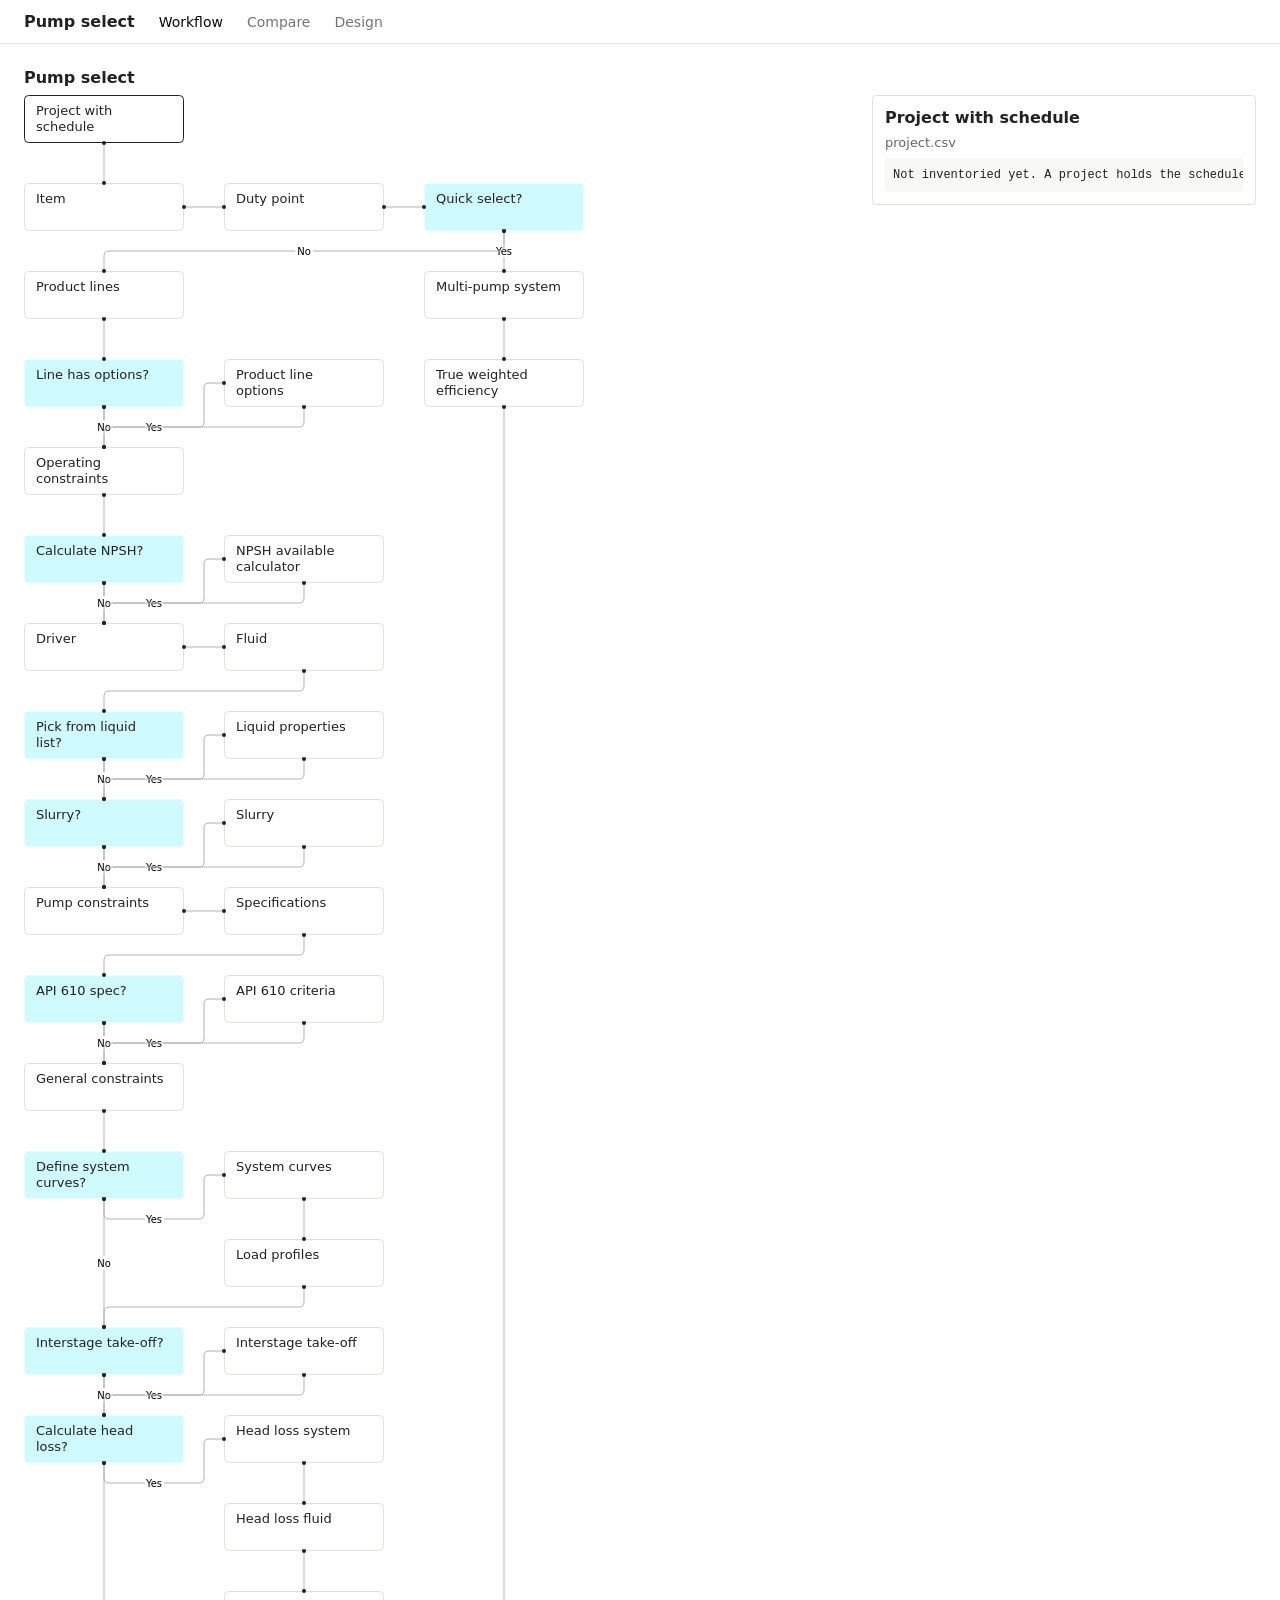
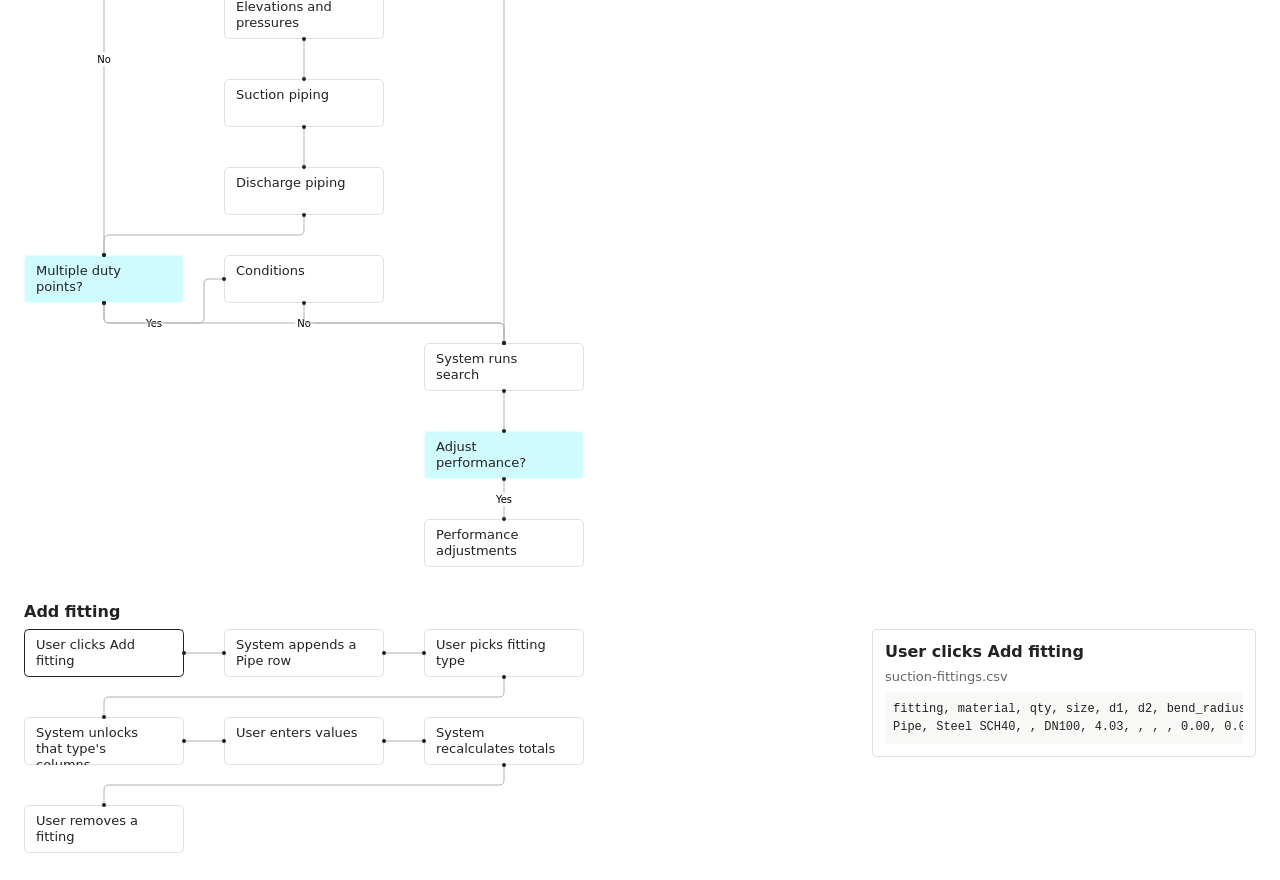
<file: index.html>
<!doctype html>
<html lang="en">
  <head>
    <meta charset="utf-8" />
    <meta name="viewport" content="width=device-width, initial-scale=1" />
    <title>Pump Select</title>
    <link rel="stylesheet" href="shared.css" />
    <script defer src="xyflow-fns.js"></script>
    <script defer src="shared.js"></script>
    <script type="module">
      fetch('data.json').then(r => r.json()).then(({ colors, flows }) => flows.forEach(flow => renderFlow(flow, { colors })))
    </script>
    <link rel="stylesheet" href="nav.css" />
    <style>
      body {
        display: block;
      }
    </style>
  </head>
  <body>
    <header id="topbar"><strong>Pump select</strong><span aria-current="page">Workflow</span><a href="compare.html">Compare</a><a href="design.html">Design</a></header>
    <main></main>
  </body>
</html>
</file>
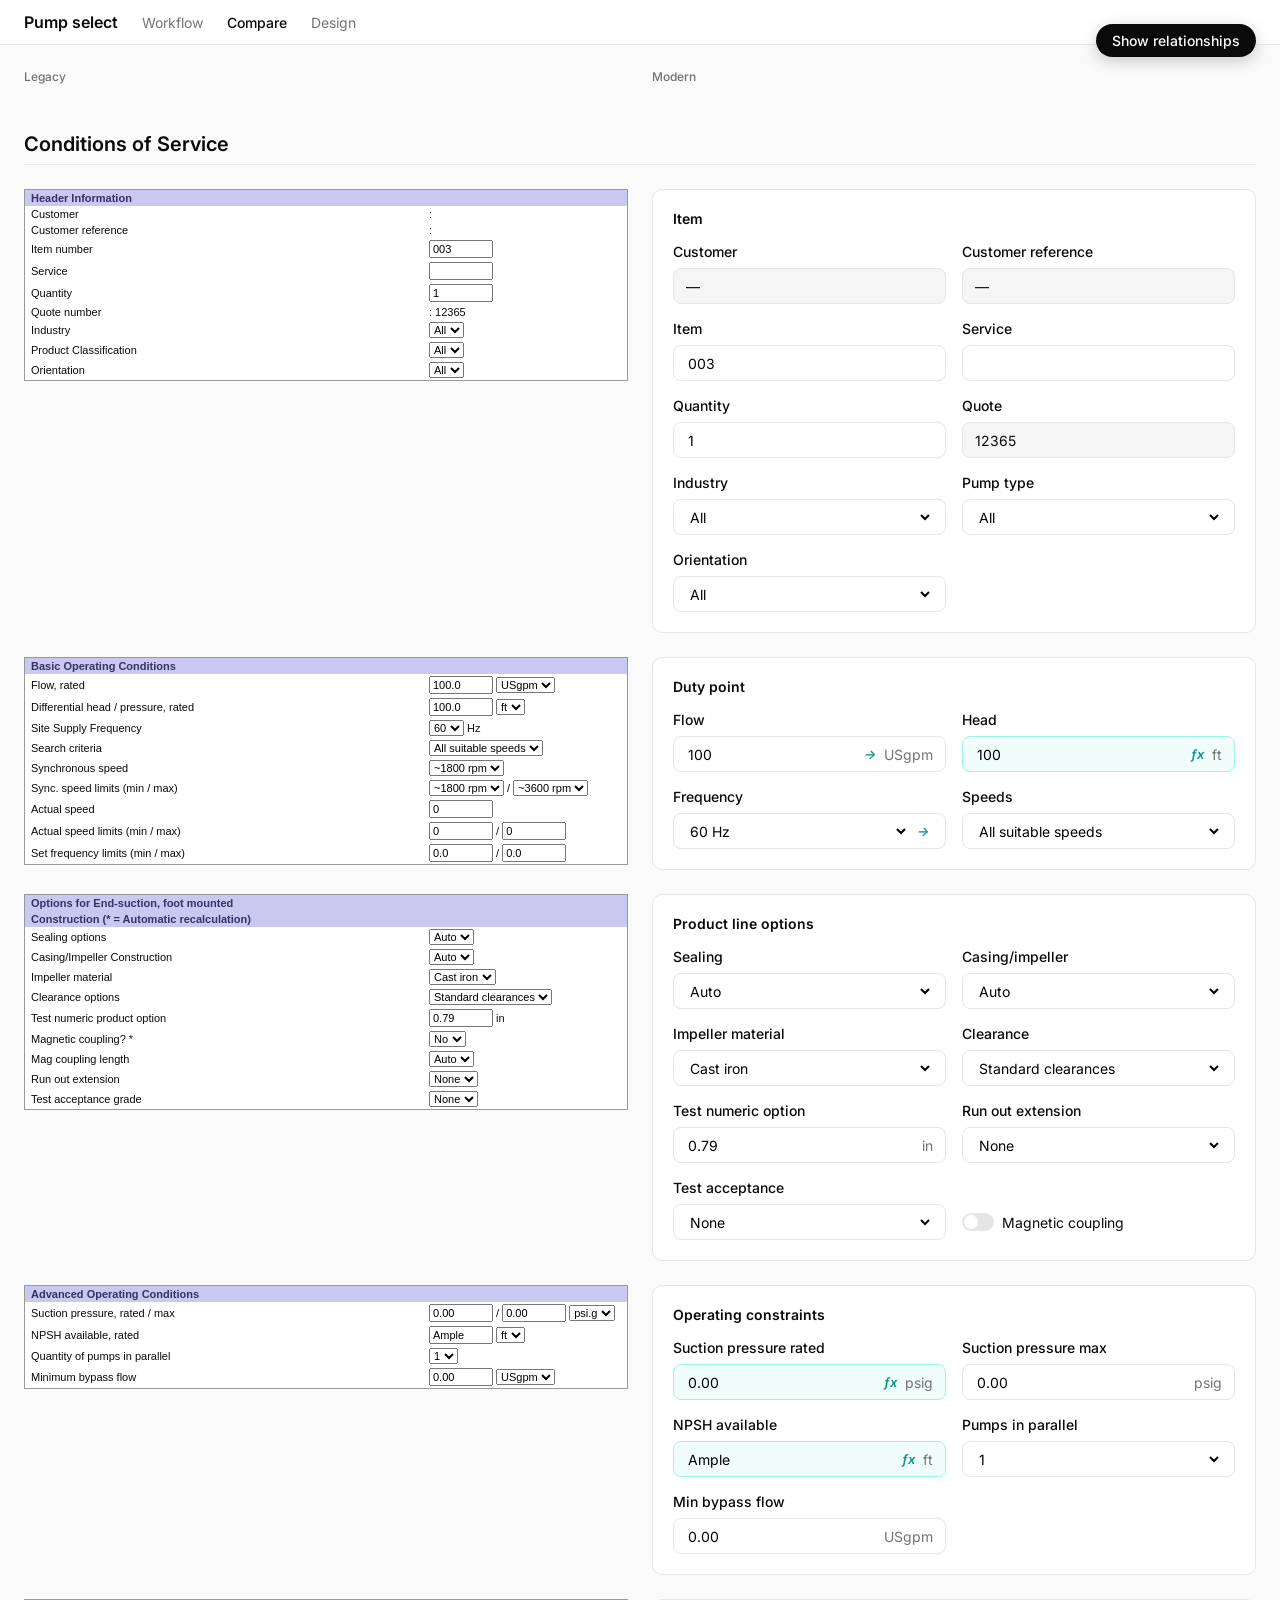
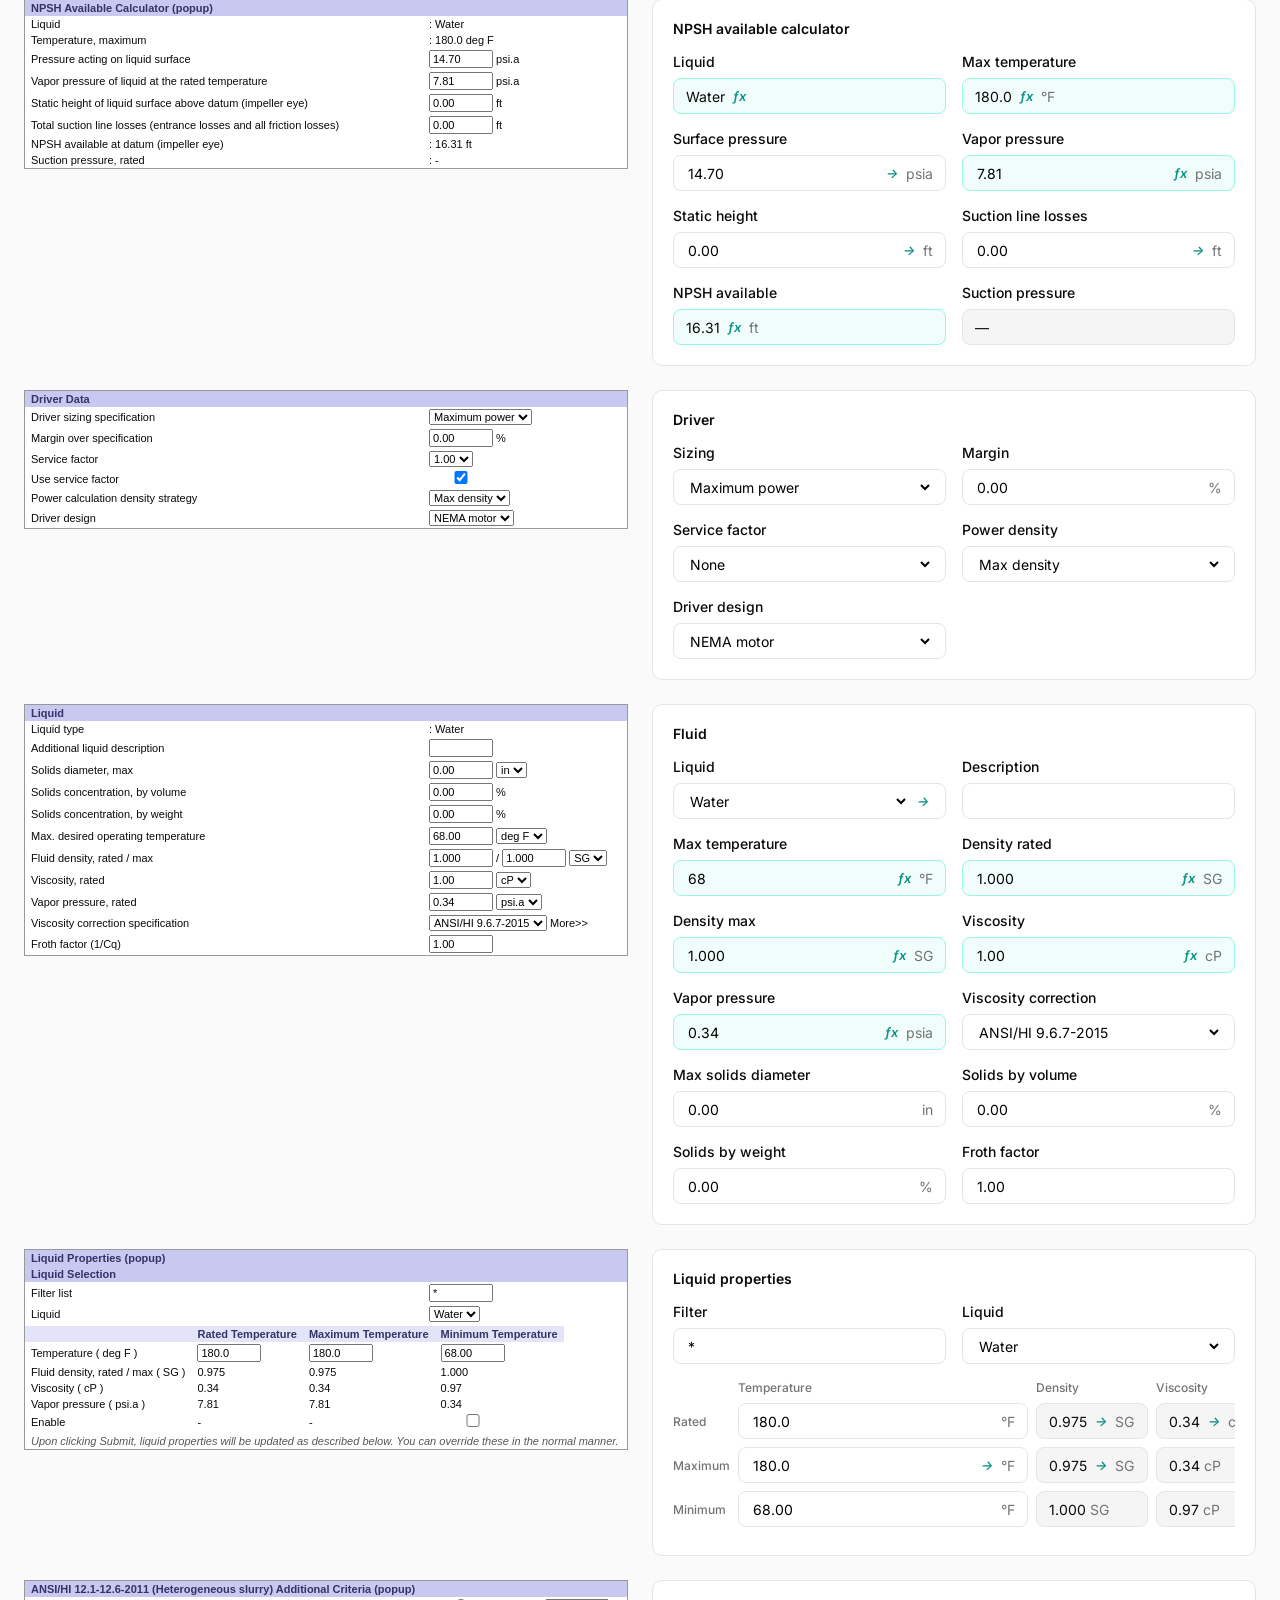
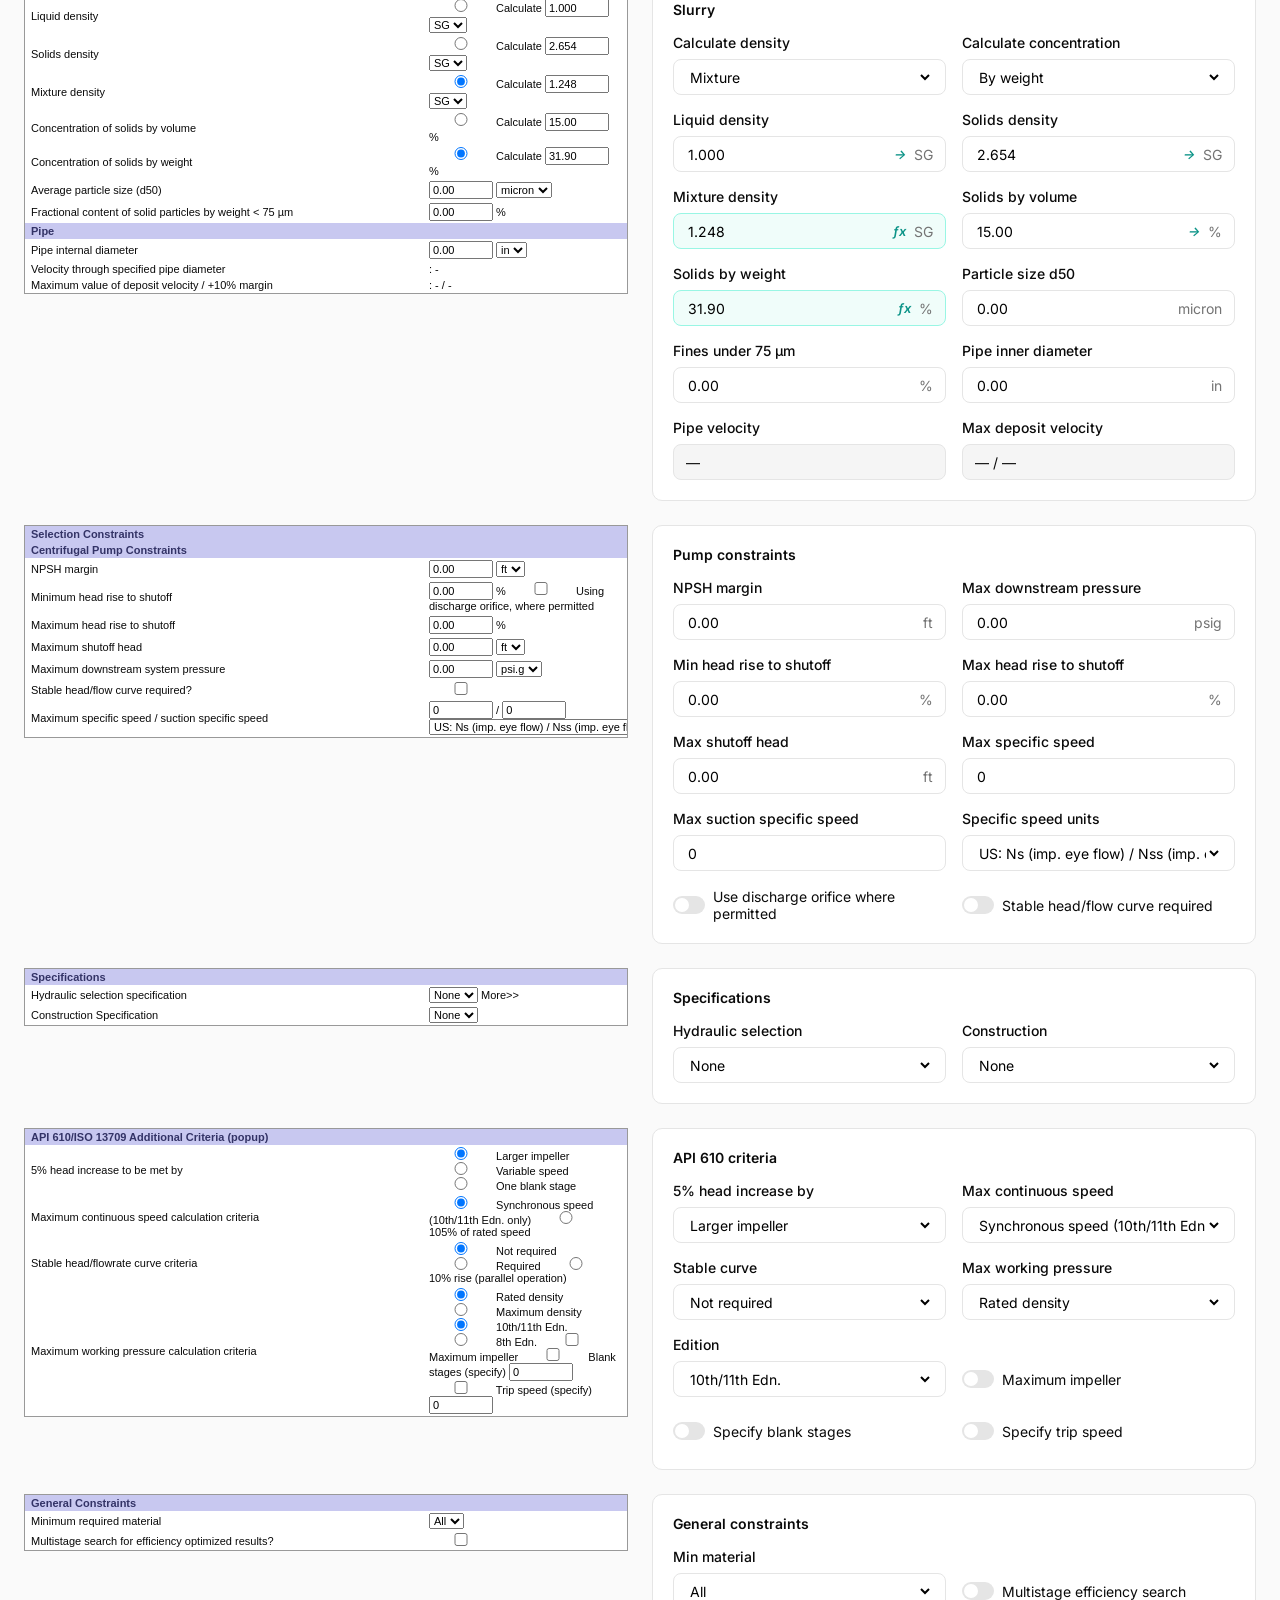
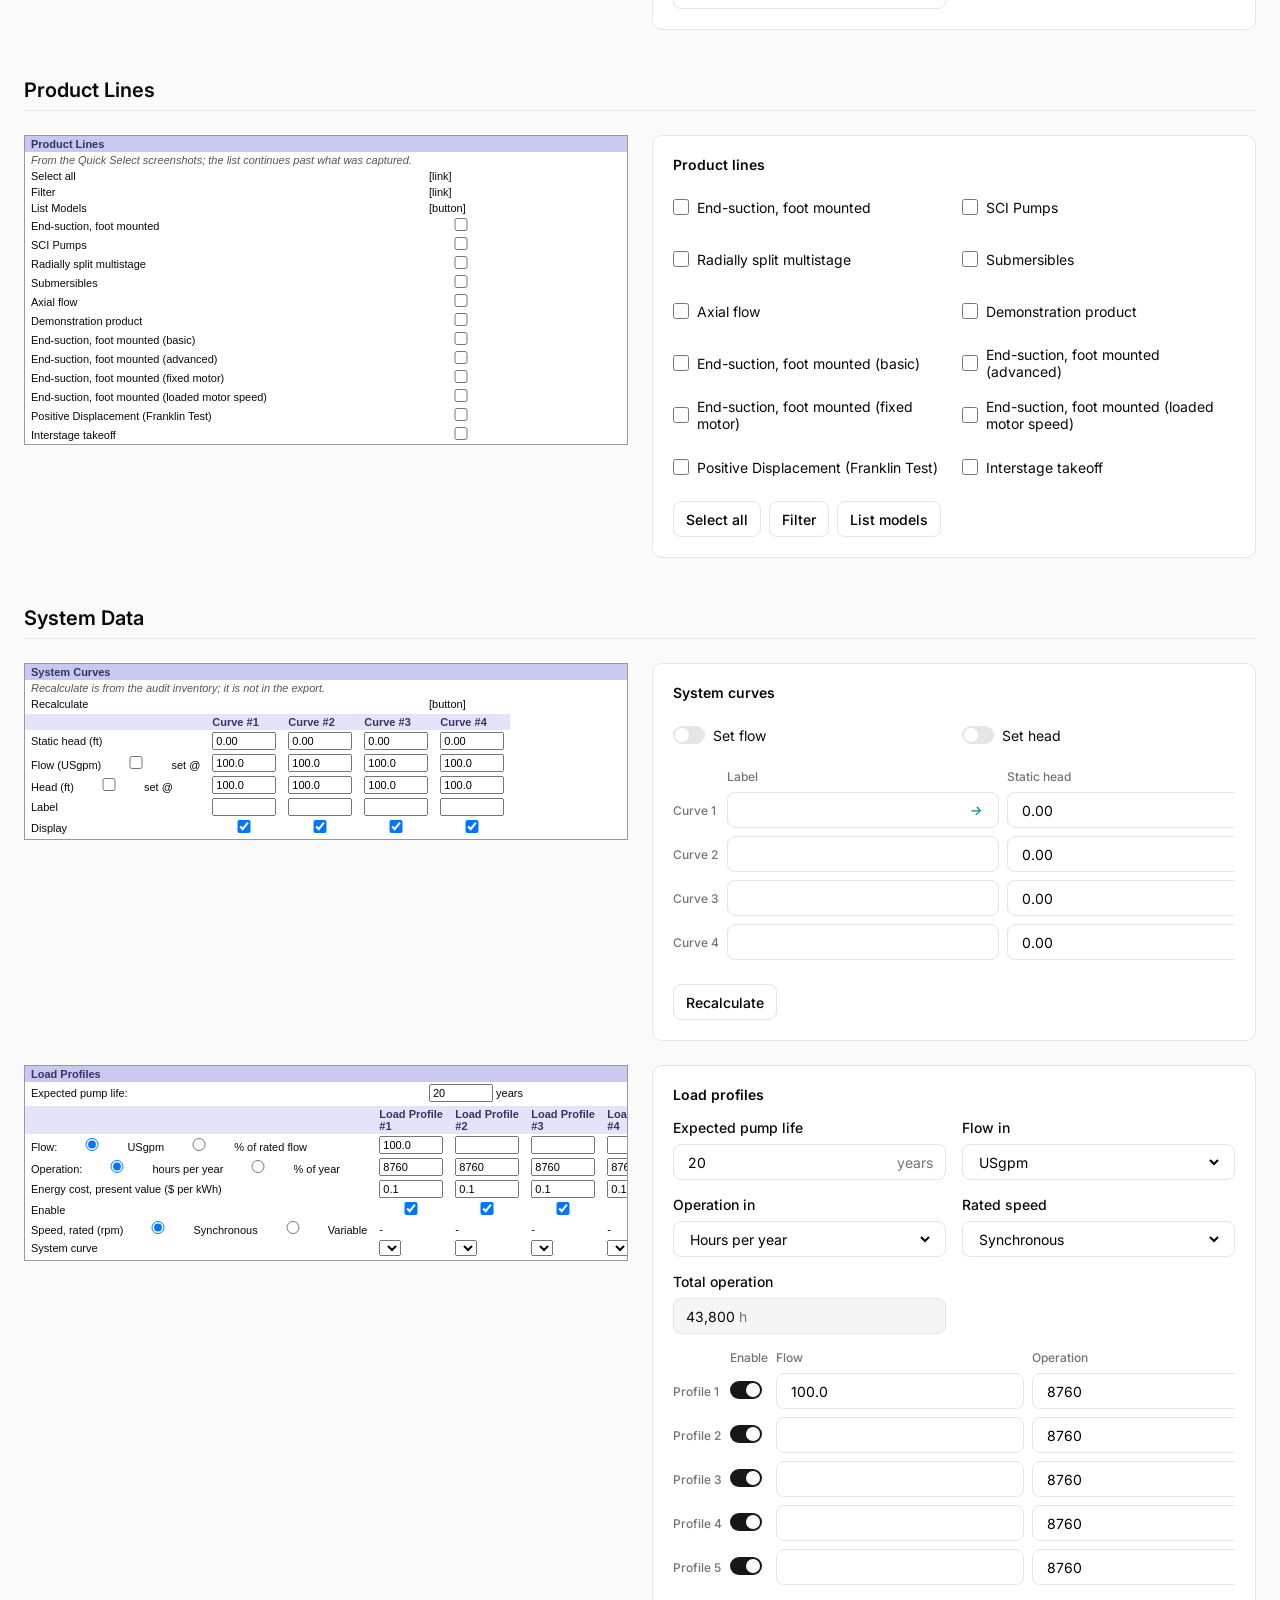
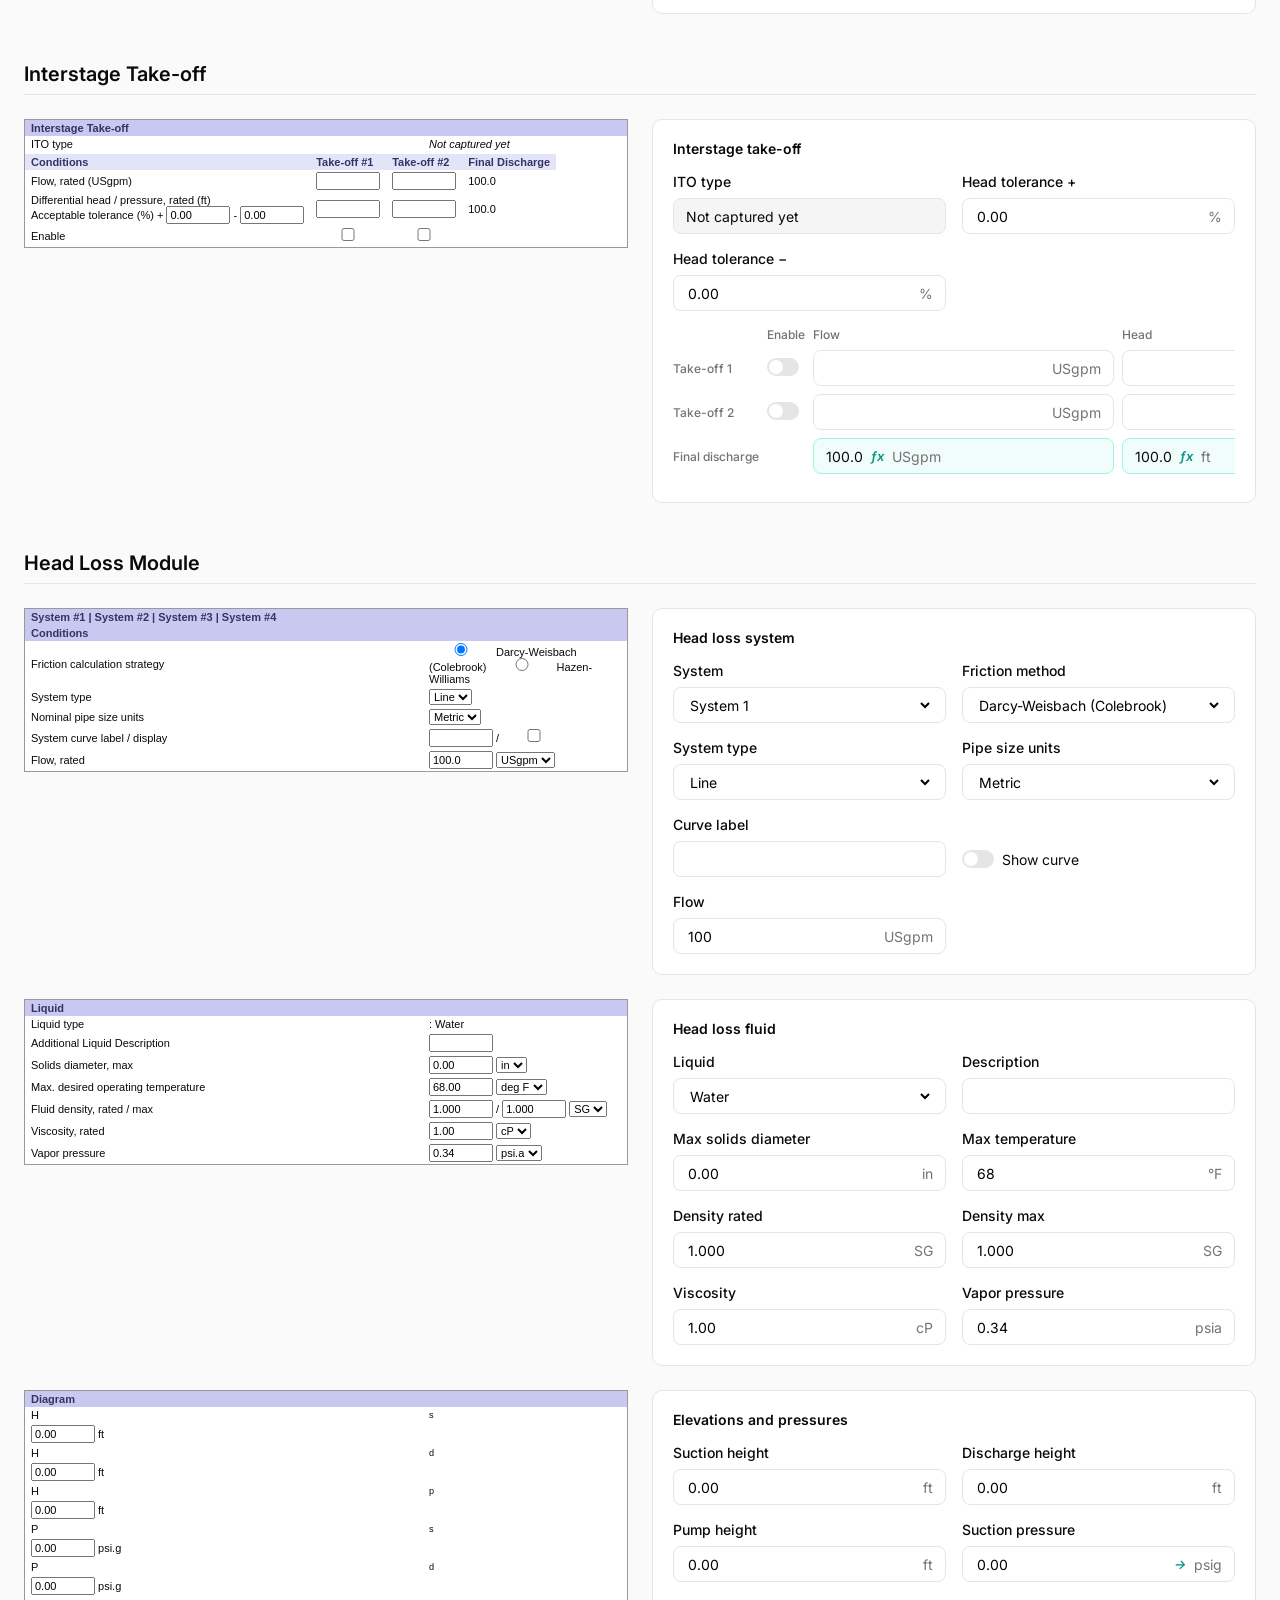
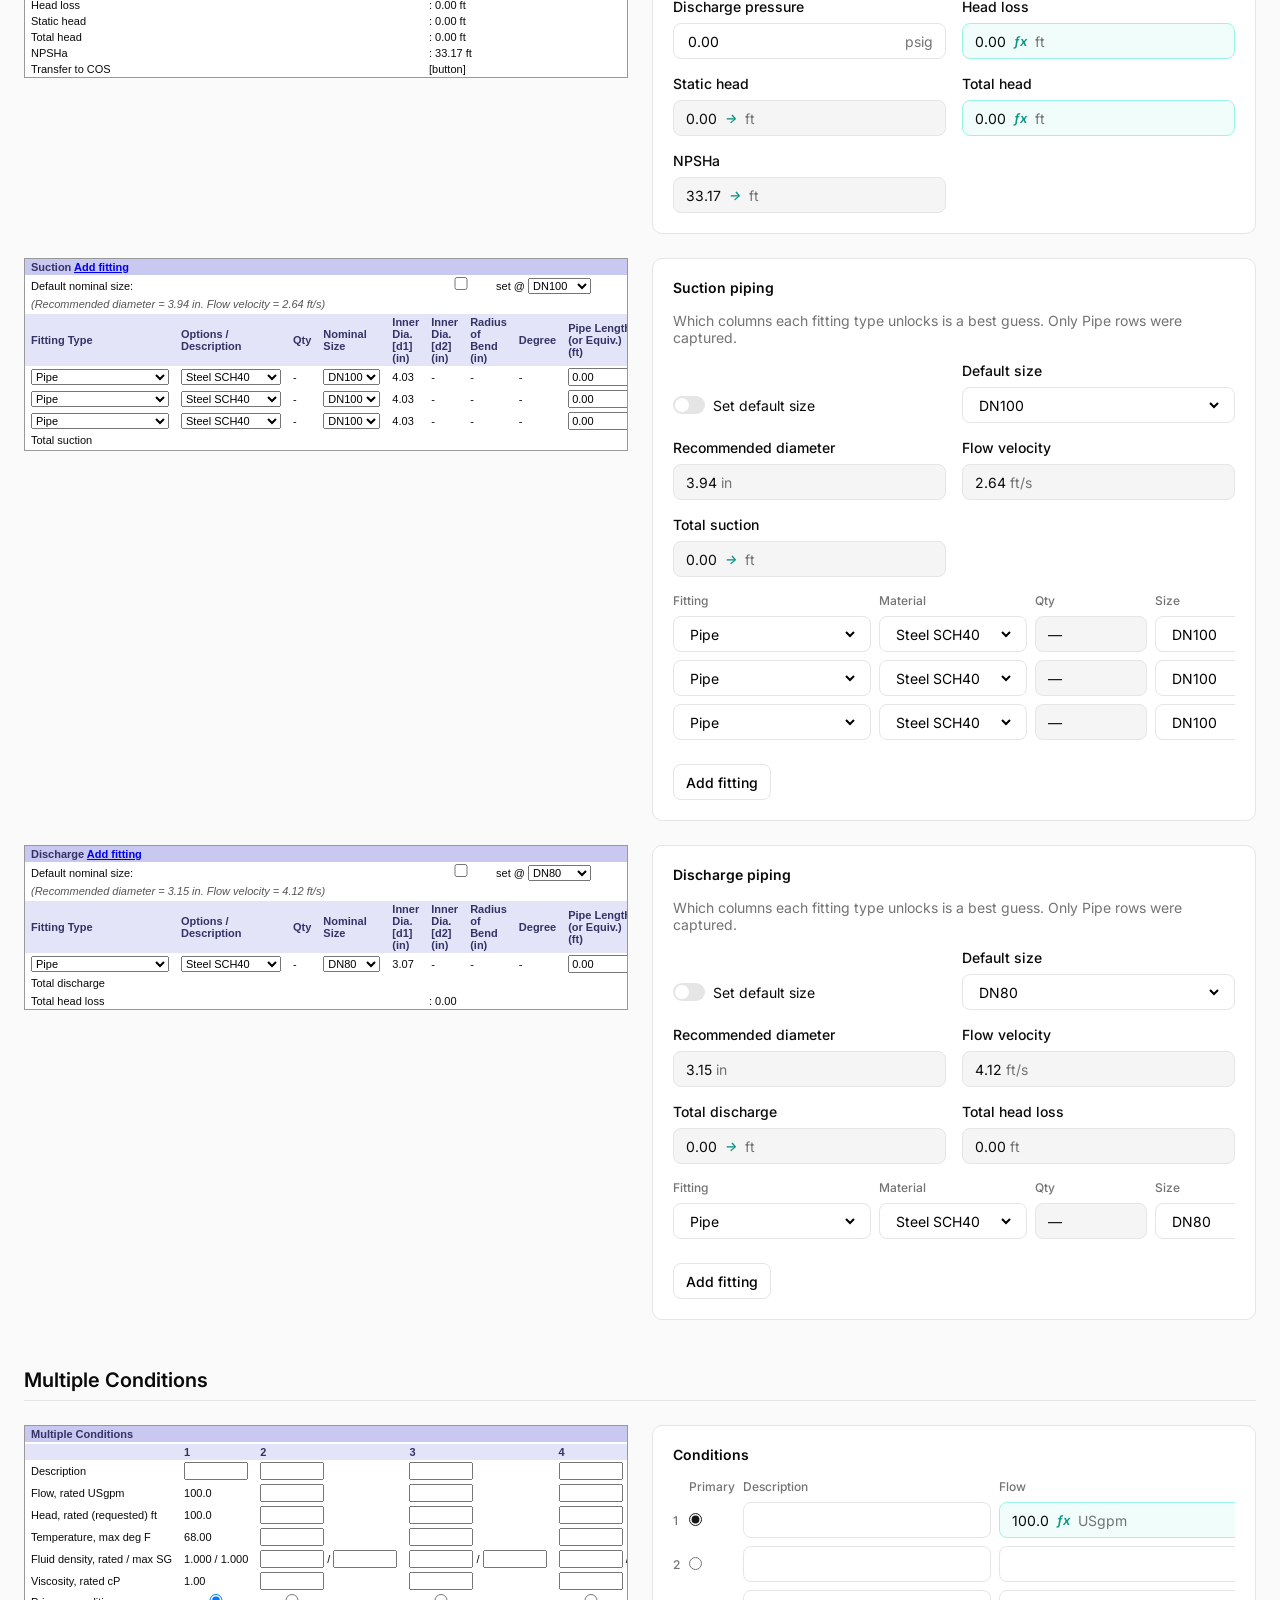
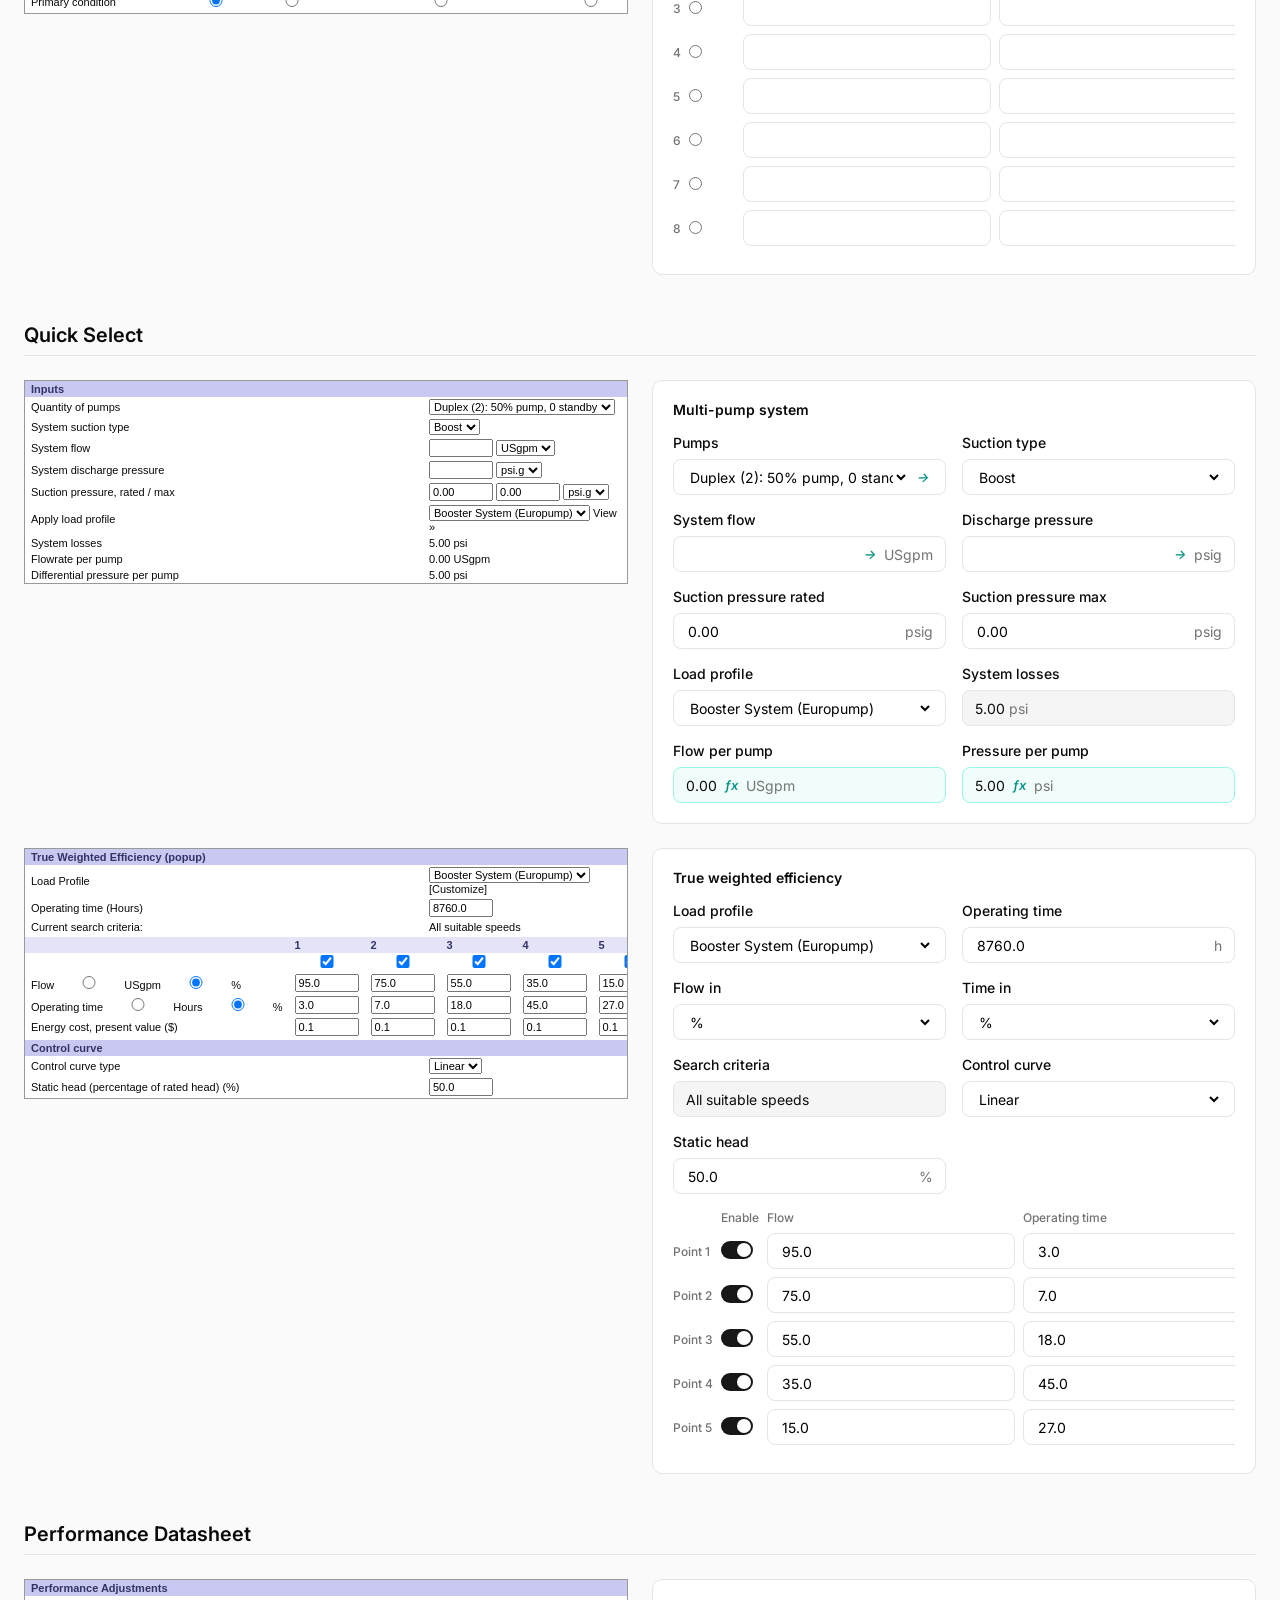
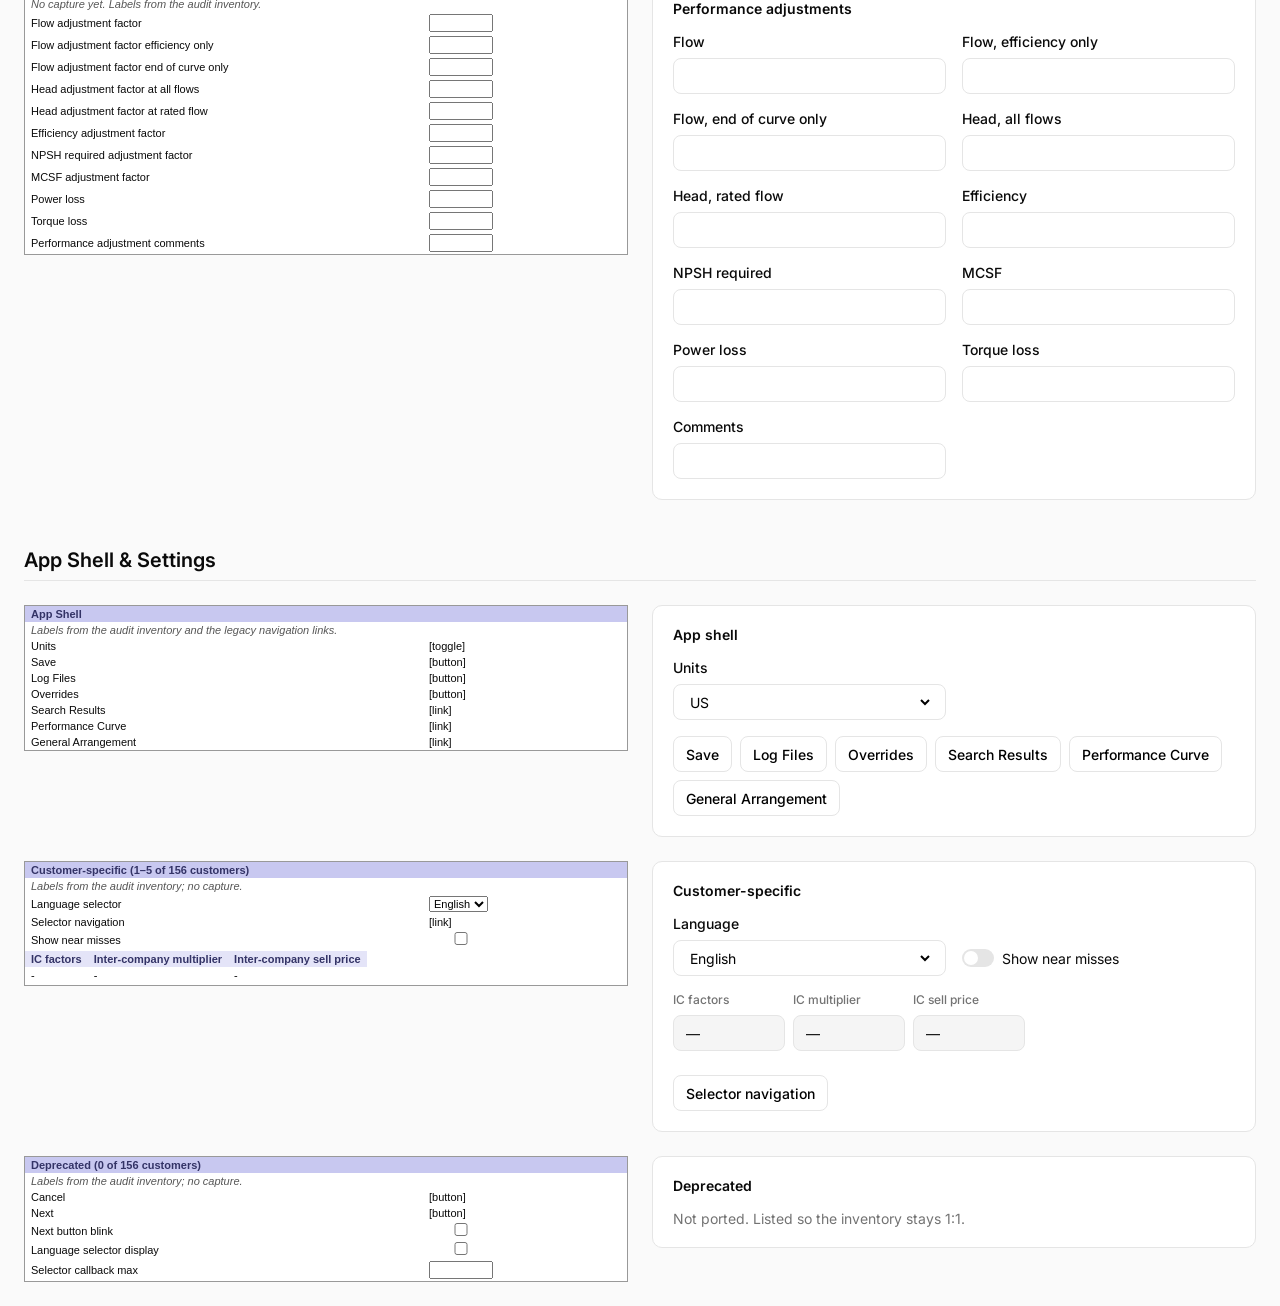
<file: compare.html>
<!doctype html>
<html lang="en">
  <head>
    <meta charset="utf-8" />
    <meta name="viewport" content="width=device-width, initial-scale=1" />
    <title>Pump Select Compare</title>
    <link rel="stylesheet" href="https://fonts.googleapis.com/css2?family=Inter:wght@400;500;600&display=swap" />
    <link rel="stylesheet" href="modern.css" />
    <style>
      * {
        box-sizing: border-box;
        margin: 0;
      }
      body {
        background: #fafafa;
        color: #0a0a0a;
        display: flex;
        flex-direction: column;
        font-family: Inter, system-ui, sans-serif;
        gap: 1.5rem;
        padding: 1.5rem;
      }
      h1 {
        border-bottom: 1px solid #e5e5e5;
        font-size: 1.25rem;
        font-weight: 600;
        margin-top: 1.5rem;
        padding-bottom: 0.5rem;
      }
      h2 {
        color: #737373;
        font-size: 12px;
        font-weight: 500;
      }
      .pair {
        align-items: start;
        display: grid;
        gap: 1.5rem;
        grid-template-columns: repeat(auto-fit, minmax(20rem, 1fr));
      }
      .legacy {
        background: #fff;
        border: 1px solid #999;
        font: 11px Arial, sans-serif;
        min-width: 0;
        overflow-x: auto;
      }
      .bar {
        background: #c8c8f0;
        color: #336;
        font-weight: bold;
        padding: 2px 6px;
      }
      .row {
        align-items: center;
        display: grid;
        gap: 4px;
        grid-template-columns: 1fr 12rem;
        padding: 2px 6px;
      }
      .row input,
      .grid input {
        font: inherit;
        width: 4rem;
      }
      .row select,
      .grid select {
        font: inherit;
      }
      .grid {
        border-collapse: collapse;
        margin: 2px 0;
      }
      .grid th {
        background: #e4e4f8;
        color: #336;
        padding: 2px 6px;
        text-align: left;
      }
      .grid td {
        padding: 2px 6px;
        white-space: nowrap;
      }
      .note {
        color: #555;
        font-style: italic;
        padding: 2px 6px;
      }
    </style>
    <link rel="stylesheet" href="nav.css" />
  </head>
  <body>
    <header id="topbar"><strong>Pump select</strong><a href="index.html">Workflow</a><span aria-current="page">Compare</span><a href="design.html">Design</a></header>
    <div class="pair">
      <h2>Legacy</h2>
      <h2>Modern</h2>
    </div>
    <h1>Conditions of Service</h1>
    <div class="pair" id="item">
      <div class="legacy">
        <div class="bar">Header Information</div>
        <label class="row">Customer <span>:</span></label>
        <label class="row">Customer reference <span>:</span></label>
        <label class="row">Item number <span><input value="003" /></span></label>
        <label class="row">Service <span><input /></span></label>
        <label class="row">Quantity <span><input value="1" /></span></label>
        <label class="row">Quote number <span>: 12365</span></label>
        <label class="row">Industry <span><select><option selected>All</option></select></span></label>
        <label class="row">Product Classification <span><select><option selected>All</option></select></span></label>
        <label class="row">Orientation <span><select><option selected>All</option></select></span></label>
      </div>
    </div>
    <div class="pair" id="duty">
      <div class="legacy">
        <div class="bar">Basic Operating Conditions</div>
        <label class="row">Flow, rated <span><input value="100.0" /> <select><option selected>USgpm</option></select></span></label>
        <label class="row">Differential head / pressure, rated <span><input value="100.0" /> <select><option selected>ft</option></select></span></label>
        <label class="row">Site Supply Frequency <span><select><option selected>60</option></select> Hz</span></label>
        <label class="row">Search criteria <span><select><option selected>All suitable speeds</option></select></span></label>
        <label class="row">Synchronous speed <span><select><option selected>~1800 rpm</option></select></span></label>
        <label class="row">Sync. speed limits (min / max) <span><select><option selected>~1800 rpm</option></select> / <select><option selected>~3600 rpm</option></select></span></label>
        <label class="row">Actual speed <span><input value="0" /></span></label>
        <label class="row">Actual speed limits (min / max) <span><input value="0" /> / <input value="0" /></span></label>
        <label class="row">Set frequency limits (min / max) <span><input value="0.0" /> / <input value="0.0" /></span></label>
      </div>
    </div>
    <div class="pair" id="options">
      <div class="legacy">
        <div class="bar">Options for End-suction, foot mounted</div>
        <div class="bar">Construction (* = Automatic recalculation)</div>
        <label class="row">Sealing options <span><select><option selected>Auto</option></select></span></label>
        <label class="row">Casing/Impeller Construction <span><select><option selected>Auto</option></select></span></label>
        <label class="row">Impeller material <span><select><option selected>Cast iron</option></select></span></label>
        <label class="row">Clearance options <span><select><option selected>Standard clearances</option></select></span></label>
        <label class="row">Test numeric product option <span><input value="0.79" /> in</span></label>
        <label class="row">Magnetic coupling? * <span><select><option selected>No</option></select></span></label>
        <label class="row">Mag coupling length <span><select><option selected>Auto</option></select></span></label>
        <label class="row">Run out extension <span><select><option selected>None</option></select></span></label>
        <label class="row">Test acceptance grade <span><select><option selected>None</option></select></span></label>
      </div>
    </div>
    <div class="pair" id="constraints">
      <div class="legacy">
        <div class="bar">Advanced Operating Conditions</div>
        <label class="row">Suction pressure, rated / max <span><input value="0.00" /> / <input value="0.00" /> <select><option selected>psi.g</option></select></span></label>
        <label class="row">NPSH available, rated <span><input value="Ample" /> <select><option selected>ft</option></select></span></label>
        <label class="row">Quantity of pumps in parallel <span><select><option selected>1</option></select></span></label>
        <label class="row">Minimum bypass flow <span><input value="0.00" /> <select><option selected>USgpm</option></select></span></label>
      </div>
    </div>
    <div class="pair" id="npsh">
      <div class="legacy">
        <div class="bar">NPSH Available Calculator (popup)</div>
        <label class="row">Liquid <span>: Water</span></label>
        <label class="row">Temperature, maximum <span>: 180.0 deg F</span></label>
        <label class="row">Pressure acting on liquid surface <span><input value="14.70" /> psi.a</span></label>
        <label class="row">Vapor pressure of liquid at the rated temperature <span><input value="7.81" /> psi.a</span></label>
        <label class="row">Static height of liquid surface above datum (impeller eye) <span><input value="0.00" /> ft</span></label>
        <label class="row">Total suction line losses (entrance losses and all friction losses) <span><input value="0.00" /> ft</span></label>
        <label class="row">NPSH available at datum (impeller eye) <span>: 16.31 ft</span></label>
        <label class="row">Suction pressure, rated <span>: -</span></label>
      </div>
    </div>
    <div class="pair" id="driver">
      <div class="legacy">
        <div class="bar">Driver Data</div>
        <label class="row">Driver sizing specification <span><select><option selected>Maximum power</option></select></span></label>
        <label class="row">Margin over specification <span><input value="0.00" /> %</span></label>
        <label class="row">Service factor <span><select><option selected>1.00</option></select></span></label>
        <label class="row">Use service factor <span><input checked type="checkbox" /></span></label>
        <label class="row">Power calculation density strategy <span><select><option selected>Max density</option></select></span></label>
        <label class="row">Driver design <span><select><option selected>NEMA motor</option></select></span></label>
      </div>
    </div>
    <div class="pair" id="fluid">
      <div class="legacy">
        <div class="bar">Liquid</div>
        <label class="row">Liquid type <span>: Water</span></label>
        <label class="row">Additional liquid description <span><input /></span></label>
        <label class="row">Solids diameter, max <span><input value="0.00" /> <select><option selected>in</option></select></span></label>
        <label class="row">Solids concentration, by volume <span><input value="0.00" /> %</span></label>
        <label class="row">Solids concentration, by weight <span><input value="0.00" /> %</span></label>
        <label class="row">Max. desired operating temperature <span><input value="68.00" /> <select><option selected>deg F</option></select></span></label>
        <label class="row">Fluid density, rated / max <span><input value="1.000" /> / <input value="1.000" /> <select><option selected>SG</option></select></span></label>
        <label class="row">Viscosity, rated <span><input value="1.00" /> <select><option selected>cP</option></select></span></label>
        <label class="row">Vapor pressure, rated <span><input value="0.34" /> <select><option selected>psi.a</option></select></span></label>
        <label class="row">Viscosity correction specification <span><select><option selected>ANSI/HI 9.6.7-2015</option></select> More&gt;&gt;</span></label>
        <label class="row">Froth factor (1/Cq) <span><input value="1.00" /></span></label>
      </div>
    </div>
    <div class="pair" id="liquid-properties">
      <div class="legacy">
        <div class="bar">Liquid Properties (popup)</div>
        <div class="bar">Liquid Selection</div>
        <label class="row">Filter list <span><input value="*" /></span></label>
        <label class="row">Liquid <span><select><option selected>Water</option></select></span></label>
        <table class="grid"><tr><th></th><th>Rated Temperature</th><th>Maximum Temperature</th><th>Minimum Temperature</th></tr><tr><td>Temperature ( deg F )</td><td><input value="180.0" /></td><td><input value="180.0" /></td><td><input value="68.00" /></td></tr><tr><td>Fluid density, rated / max ( SG )</td><td>0.975</td><td>0.975</td><td>1.000</td></tr><tr><td>Viscosity ( cP )</td><td>0.34</td><td>0.34</td><td>0.97</td></tr><tr><td>Vapor pressure ( psi.a )</td><td>7.81</td><td>7.81</td><td>0.34</td></tr><tr><td>Enable</td><td>-</td><td>-</td><td><input type="checkbox" /></td></tr></table>
        <div class="note">Upon clicking Submit, liquid properties will be updated as described below. You can override these in the normal manner.</div>
      </div>
    </div>
    <div class="pair" id="slurry">
      <div class="legacy">
        <div class="bar">ANSI/HI 12.1-12.6-2011 (Heterogeneous slurry) Additional Criteria (popup)</div>
        <label class="row">Liquid density <span><input type="radio" /> Calculate <input value="1.000" /> <select><option selected>SG</option></select></span></label>
        <label class="row">Solids density <span><input type="radio" /> Calculate <input value="2.654" /> <select><option selected>SG</option></select></span></label>
        <label class="row">Mixture density <span><input checked type="radio" /> Calculate <input value="1.248" /> <select><option selected>SG</option></select></span></label>
        <label class="row">Concentration of solids by volume <span><input type="radio" /> Calculate <input value="15.00" /> %</span></label>
        <label class="row">Concentration of solids by weight <span><input checked type="radio" /> Calculate <input value="31.90" /> %</span></label>
        <label class="row">Average particle size (d50) <span><input value="0.00" /> <select><option selected>micron</option></select></span></label>
        <label class="row">Fractional content of solid particles by weight &lt; 75 µm <span><input value="0.00" /> %</span></label>
        <div class="bar">Pipe</div>
        <label class="row">Pipe internal diameter <span><input value="0.00" /> <select><option selected>in</option></select></span></label>
        <label class="row">Velocity through specified pipe diameter <span>: -</span></label>
        <label class="row">Maximum value of deposit velocity / +10% margin <span>: - / -</span></label>
      </div>
    </div>
    <div class="pair" id="limits">
      <div class="legacy">
        <div class="bar">Selection Constraints</div>
        <div class="bar">Centrifugal Pump Constraints</div>
        <label class="row">NPSH margin <span><input value="0.00" /> <select><option selected>ft</option></select></span></label>
        <label class="row">Minimum head rise to shutoff <span><input value="0.00" /> % <input type="checkbox" /> Using discharge orifice, where permitted</span></label>
        <label class="row">Maximum head rise to shutoff <span><input value="0.00" /> %</span></label>
        <label class="row">Maximum shutoff head <span><input value="0.00" /> <select><option selected>ft</option></select></span></label>
        <label class="row">Maximum downstream system pressure <span><input value="0.00" /> <select><option selected>psi.g</option></select></span></label>
        <label class="row">Stable head/flow curve required? <span><input type="checkbox" /></span></label>
        <label class="row">Maximum specific speed / suction specific speed <span><input value="0" /> / <input value="0" /> <select><option selected>US: Ns (imp. eye flow) / Nss (imp. eye flow)</option></select></span></label>
      </div>
    </div>
    <div class="pair" id="specs">
      <div class="legacy">
        <div class="bar">Specifications</div>
        <label class="row">Hydraulic selection specification <span><select><option selected>None</option></select> More&gt;&gt;</span></label>
        <label class="row">Construction Specification <span><select><option selected>None</option></select></span></label>
      </div>
    </div>
    <div class="pair" id="api610">
      <div class="legacy">
        <div class="bar">API 610/ISO 13709 Additional Criteria (popup)</div>
        <label class="row">5% head increase to be met by <span><input checked type="radio" /> Larger impeller <input type="radio" /> Variable speed <input type="radio" /> One blank stage</span></label>
        <label class="row">Maximum continuous speed calculation criteria <span><input checked type="radio" /> Synchronous speed (10th/11th Edn. only) <input type="radio" /> 105% of rated speed</span></label>
        <label class="row">Stable head/flowrate curve criteria <span><input checked type="radio" /> Not required <input type="radio" /> Required <input type="radio" /> 10% rise (parallel operation)</span></label>
        <label class="row">Maximum working pressure calculation criteria <span><input checked type="radio" /> Rated density <input type="radio" /> Maximum density<br /><input checked type="radio" /> 10th/11th Edn. <input type="radio" /> 8th Edn. <input type="checkbox" /> Maximum impeller <input type="checkbox" /> Blank stages (specify) <input value="0" /> <input type="checkbox" /> Trip speed (specify) <input value="0" /></span></label>
      </div>
    </div>
    <div class="pair" id="general">
      <div class="legacy">
        <div class="bar">General Constraints</div>
        <label class="row">Minimum required material <span><select><option selected>All</option></select></span></label>
        <label class="row">Multistage search for efficiency optimized results? <span><input type="checkbox" /></span></label>
      </div>
    </div>
    <h1>Product Lines</h1>
    <div class="pair" id="product-lines">
      <div class="legacy">
        <div class="bar">Product Lines</div>
        <div class="note">From the Quick Select screenshots; the list continues past what was captured.</div>
        <label class="row">Select all <span>[link]</span></label>
        <label class="row">Filter <span>[link]</span></label>
        <label class="row">List Models <span>[button]</span></label>
        <label class="row">End-suction, foot mounted <span><input type="checkbox" /></span></label>
        <label class="row">SCI Pumps <span><input type="checkbox" /></span></label>
        <label class="row">Radially split multistage <span><input type="checkbox" /></span></label>
        <label class="row">Submersibles <span><input type="checkbox" /></span></label>
        <label class="row">Axial flow <span><input type="checkbox" /></span></label>
        <label class="row">Demonstration product <span><input type="checkbox" /></span></label>
        <label class="row">End-suction, foot mounted (basic) <span><input type="checkbox" /></span></label>
        <label class="row">End-suction, foot mounted (advanced) <span><input type="checkbox" /></span></label>
        <label class="row">End-suction, foot mounted (fixed motor) <span><input type="checkbox" /></span></label>
        <label class="row">End-suction, foot mounted (loaded motor speed) <span><input type="checkbox" /></span></label>
        <label class="row">Positive Displacement (Franklin Test) <span><input type="checkbox" /></span></label>
        <label class="row">Interstage takeoff <span><input type="checkbox" /></span></label>
      </div>
    </div>
    <h1>System Data</h1>
    <div class="pair" id="system-curves">
      <div class="legacy">
        <div class="bar">System Curves</div>
        <div class="note">Recalculate is from the audit inventory; it is not in the export.</div>
        <label class="row">Recalculate <span>[button]</span></label>
        <table class="grid"><tr><th></th><th>Curve #1</th><th>Curve #2</th><th>Curve #3</th><th>Curve #4</th></tr><tr><td>Static head (ft)</td><td><input value="0.00" /></td><td><input value="0.00" /></td><td><input value="0.00" /></td><td><input value="0.00" /></td></tr><tr><td>Flow (USgpm) <input type="checkbox" /> set @</td><td><input value="100.0" /></td><td><input value="100.0" /></td><td><input value="100.0" /></td><td><input value="100.0" /></td></tr><tr><td>Head (ft) <input type="checkbox" /> set @</td><td><input value="100.0" /></td><td><input value="100.0" /></td><td><input value="100.0" /></td><td><input value="100.0" /></td></tr><tr><td>Label</td><td><input /></td><td><input /></td><td><input /></td><td><input /></td></tr><tr><td>Display</td><td><input checked type="checkbox" /></td><td><input checked type="checkbox" /></td><td><input checked type="checkbox" /></td><td><input checked type="checkbox" /></td></tr></table>
      </div>
    </div>
    <div class="pair" id="load-profiles">
      <div class="legacy">
        <div class="bar">Load Profiles</div>
        <label class="row">Expected pump life: <span><input value="20" /> years</span></label>
        <table class="grid"><tr><th></th><th>Load Profile #1</th><th>Load Profile #2</th><th>Load Profile #3</th><th>Load Profile #4</th><th>Load Profile #5</th><th>Total</th></tr><tr><td>Flow: <input checked type="radio" /> USgpm <input type="radio" /> % of rated flow</td><td><input value="100.0" /></td><td><input /></td><td><input /></td><td><input /></td><td><input /></td><td>-</td></tr><tr><td>Operation: <input checked type="radio" /> hours per year <input type="radio" /> % of year</td><td><input value="8760" /></td><td><input value="8760" /></td><td><input value="8760" /></td><td><input value="8760" /></td><td><input value="8760" /></td><td>43,800</td></tr><tr><td>Energy cost, present value ($ per kWh)</td><td><input value="0.1" /></td><td><input value="0.1" /></td><td><input value="0.1" /></td><td><input value="0.1" /></td><td><input value="0.1" /></td><td>-</td></tr><tr><td>Enable</td><td><input checked type="checkbox" /></td><td><input checked type="checkbox" /></td><td><input checked type="checkbox" /></td><td><input checked type="checkbox" /></td><td><input checked type="checkbox" /></td><td>-</td></tr><tr><td>Speed, rated (rpm) <input checked type="radio" /> Synchronous <input type="radio" /> Variable</td><td>-</td><td>-</td><td>-</td><td>-</td><td>-</td><td>-</td></tr><tr><td>System curve</td><td><select><option selected></option></select></td><td><select><option selected></option></select></td><td><select><option selected></option></select></td><td><select><option selected></option></select></td><td><select><option selected></option></select></td><td>-</td></tr></table>
      </div>
    </div>
    <h1>Interstage Take-off</h1>
    <div class="pair" id="ito">
      <div class="legacy">
        <div class="bar">Interstage Take-off</div>
        <label class="row">ITO type <span><em>Not captured yet</em></span></label>
        <table class="grid"><tr><th>Conditions</th><th>Take-off #1</th><th>Take-off #2</th><th>Final Discharge</th></tr><tr><td>Flow, rated (USgpm)</td><td><input /></td><td><input /></td><td>100.0</td></tr><tr><td>Differential head / pressure, rated (ft)<br />Acceptable tolerance (%) + <input value="0.00" /> - <input value="0.00" /></td><td><input /></td><td><input /></td><td>100.0</td></tr><tr><td>Enable</td><td><input type="checkbox" /></td><td><input type="checkbox" /></td><td></td></tr></table>
      </div>
    </div>
    <h1>Head Loss Module</h1>
    <div class="pair" id="hl-conditions">
      <div class="legacy">
        <div class="bar">System #1 | System #2 | System #3 | System #4</div>
        <div class="bar">Conditions</div>
        <label class="row">Friction calculation strategy <span><input checked type="radio" /> Darcy-Weisbach (Colebrook) <input type="radio" /> Hazen-Williams</span></label>
        <label class="row">System type <span><select><option selected>Line</option></select></span></label>
        <label class="row">Nominal pipe size units <span><select><option selected>Metric</option></select></span></label>
        <label class="row">System curve label / display <span><input /> / <input type="checkbox" /></span></label>
        <label class="row">Flow, rated <span><input value="100.0" /> <select><option selected>USgpm</option></select></span></label>
      </div>
    </div>
    <div class="pair" id="hl-liquid">
      <div class="legacy">
        <div class="bar">Liquid</div>
        <label class="row">Liquid type <span>: Water</span></label>
        <label class="row">Additional Liquid Description <span><input /></span></label>
        <label class="row">Solids diameter, max <span><input value="0.00" /> <select><option selected>in</option></select></span></label>
        <label class="row">Max. desired operating temperature <span><input value="68.00" /> <select><option selected>deg F</option></select></span></label>
        <label class="row">Fluid density, rated / max <span><input value="1.000" /> / <input value="1.000" /> <select><option selected>SG</option></select></span></label>
        <label class="row">Viscosity, rated <span><input value="1.00" /> <select><option selected>cP</option></select></span></label>
        <label class="row">Vapor pressure <span><input value="0.34" /> <select><option selected>psi.a</option></select></span></label>
      </div>
    </div>
    <div class="pair" id="hl-diagram">
      <div class="legacy">
        <div class="bar">Diagram</div>
        <label class="row">H<sub>s</sub> <span><input value="0.00" /> ft</span></label>
        <label class="row">H<sub>d</sub> <span><input value="0.00" /> ft</span></label>
        <label class="row">H<sub>p</sub> <span><input value="0.00" /> ft</span></label>
        <label class="row">P<sub>s</sub> <span><input value="0.00" /> psi.g</span></label>
        <label class="row">P<sub>d</sub> <span><input value="0.00" /> psi.g</span></label>
        <label class="row">Head loss <span>: 0.00 ft</span></label>
        <label class="row">Static head <span>: 0.00 ft</span></label>
        <label class="row">Total head <span>: 0.00 ft</span></label>
        <label class="row">NPSHa <span>: 33.17 ft</span></label>
        <label class="row">Transfer to COS <span>[button]</span></label>
      </div>
    </div>
    <div class="pair" id="hl-suction">
      <div class="legacy">
        <div class="bar">Suction <a data-add href="#">Add fitting</a></div>
        <label class="row">Default nominal size: <span><input type="checkbox" /> set @ <select><option>DN15</option><option>DN20</option><option>DN25</option><option>DN32</option><option>DN40</option><option>DN50</option><option>DN65</option><option>DN80</option><option selected>DN100</option><option>DN125</option><option>DN150</option><option>DN200</option><option>DN250</option><option>DN300</option><option>DN350</option><option>DN400</option><option>DN500</option><option>DN600</option><option>DN800</option><option>DN1000</option><option>DN1200</option><option>DN1400</option><option>DN2000</option><option>DN2500</option><option>DN3000</option><option>DN4000</option></select></span></label>
        <div class="note">(Recommended diameter = 3.94 in. Flow velocity = 2.64 ft/s)</div>
        <table class="grid"><tr><th>Fitting Type</th><th>Options / Description</th><th>Qty</th><th>Nominal Size</th><th>Inner Dia. [d1] (in)</th><th>Inner Dia. [d2] (in)</th><th>Radius of Bend (in)</th><th>Degree</th><th>Pipe Length (or Equiv.) (ft)</th><th>Roughness (in)</th><th>Velocity (ft/s)</th><th>Re</th><th>C Factor</th><th>Loss Coeff. [K, Zeta]</th><th>Flow Coeff. [Cv, Kv] (USgpm/psi.g^0.5)</th><th>% of Flow</th><th>Head loss (ft)</th></tr><tr><td><select><option selected>Pipe</option><option>Isolating Valve</option><option>Non-Return Valve</option><option>Elbow</option><option>Transition</option><option>User Defined</option><option>Sundry Losses</option><option>Pipe Exit Behavior</option><option>Pipe Entrance Behavior</option><option>Strainer</option></select></td><td><select><option selected>Steel SCH40</option><option>Steel SCH 80</option><option>Steel SCH 160</option><option>PVS SCH 40</option><option>PVC SCH80</option><option>PVC PN6</option><option>PVC PN9</option><option>PVC PN12</option><option>PVC PN15</option><option>PVC PN18</option><option>HDPE PN4</option><option>HDPE PN5</option><option>HDPE PN6</option><option>HDPE PN8</option><option>HDPE PN10</option><option>HDPE PN12.5</option><option>HDPE PN16</option><option>HDPE PN20</option><option>HDPE PN25</option><option>Copper Class X</option><option>Copper Class Y</option><option>Copper Class Z</option><option>Cast Iron K9</option><option>Cast Iron K10</option></select></td><td>-</td><td><select><option>DN15</option><option>DN20</option><option>DN25</option><option>DN40</option><option>DN50</option><option>DN80</option><option selected>DN100</option><option>DN125</option><option>DN150</option><option>DN200</option><option>DN250</option><option>DN300</option><option>DN350</option><option>DN400</option><option>DN450</option><option>DN500</option><option>DN600</option><option>DN900</option></select></td><td>4.03</td><td>-</td><td>-</td><td>-</td><td><input value="0.00" /></td><td><input value="0.00" /></td><td>2.52</td><td>78,389.27</td><td>-</td><td>-</td><td>-</td><td><input value="100" /></td><td>0.00</td></tr><tr><td><select><option selected>Pipe</option><option>Isolating Valve</option><option>Non-Return Valve</option><option>Elbow</option><option>Transition</option><option>User Defined</option><option>Sundry Losses</option><option>Pipe Exit Behavior</option><option>Pipe Entrance Behavior</option><option>Strainer</option></select></td><td><select><option selected>Steel SCH40</option><option>Steel SCH 80</option><option>Steel SCH 160</option><option>PVS SCH 40</option><option>PVC SCH80</option><option>PVC PN6</option><option>PVC PN9</option><option>PVC PN12</option><option>PVC PN15</option><option>PVC PN18</option><option>HDPE PN4</option><option>HDPE PN5</option><option>HDPE PN6</option><option>HDPE PN8</option><option>HDPE PN10</option><option>HDPE PN12.5</option><option>HDPE PN16</option><option>HDPE PN20</option><option>HDPE PN25</option><option>Copper Class X</option><option>Copper Class Y</option><option>Copper Class Z</option><option>Cast Iron K9</option><option>Cast Iron K10</option></select></td><td>-</td><td><select><option>DN15</option><option>DN20</option><option>DN25</option><option>DN40</option><option>DN50</option><option>DN80</option><option selected>DN100</option><option>DN125</option><option>DN150</option><option>DN200</option><option>DN250</option><option>DN300</option><option>DN350</option><option>DN400</option><option>DN450</option><option>DN500</option><option>DN600</option><option>DN900</option></select></td><td>4.03</td><td>-</td><td>-</td><td>-</td><td><input value="0.00" /></td><td><input value="0.00" /></td><td>2.52</td><td>78,389.27</td><td>-</td><td>-</td><td>-</td><td><input value="100" /></td><td>0.00</td></tr><tr><td><select><option selected>Pipe</option><option>Isolating Valve</option><option>Non-Return Valve</option><option>Elbow</option><option>Transition</option><option>User Defined</option><option>Sundry Losses</option><option>Pipe Exit Behavior</option><option>Pipe Entrance Behavior</option><option>Strainer</option></select></td><td><select><option selected>Steel SCH40</option><option>Steel SCH 80</option><option>Steel SCH 160</option><option>PVS SCH 40</option><option>PVC SCH80</option><option>PVC PN6</option><option>PVC PN9</option><option>PVC PN12</option><option>PVC PN15</option><option>PVC PN18</option><option>HDPE PN4</option><option>HDPE PN5</option><option>HDPE PN6</option><option>HDPE PN8</option><option>HDPE PN10</option><option>HDPE PN12.5</option><option>HDPE PN16</option><option>HDPE PN20</option><option>HDPE PN25</option><option>Copper Class X</option><option>Copper Class Y</option><option>Copper Class Z</option><option>Cast Iron K9</option><option>Cast Iron K10</option></select></td><td>-</td><td><select><option>DN15</option><option>DN20</option><option>DN25</option><option>DN40</option><option>DN50</option><option>DN80</option><option selected>DN100</option><option>DN125</option><option>DN150</option><option>DN200</option><option>DN250</option><option>DN300</option><option>DN350</option><option>DN400</option><option>DN450</option><option>DN500</option><option>DN600</option><option>DN900</option></select></td><td>4.03</td><td>-</td><td>-</td><td>-</td><td><input value="0.00" /></td><td><input value="0.00" /></td><td>2.52</td><td>78,389.27</td><td>-</td><td>-</td><td>-</td><td><input value="100" /></td><td>0.00</td></tr><tr><td>Total suction</td><td></td><td></td><td></td><td></td><td></td><td></td><td></td><td></td><td></td><td></td><td></td><td></td><td></td><td></td><td></td><td>0.00</td></tr></table>
      </div>
    </div>
    <div class="pair" id="hl-discharge">
      <div class="legacy">
        <div class="bar">Discharge <a data-add href="#">Add fitting</a></div>
        <label class="row">Default nominal size: <span><input type="checkbox" /> set @ <select><option>DN15</option><option>DN20</option><option>DN25</option><option>DN32</option><option>DN40</option><option>DN50</option><option>DN65</option><option selected>DN80</option><option>DN100</option><option>DN125</option><option>DN150</option><option>DN200</option><option>DN250</option><option>DN300</option><option>DN350</option><option>DN400</option><option>DN500</option><option>DN600</option><option>DN800</option><option>DN1000</option><option>DN1200</option><option>DN1400</option><option>DN2000</option><option>DN2500</option><option>DN3000</option><option>DN4000</option></select></span></label>
        <div class="note">(Recommended diameter = 3.15 in. Flow velocity = 4.12 ft/s)</div>
        <table class="grid"><tr><th>Fitting Type</th><th>Options / Description</th><th>Qty</th><th>Nominal Size</th><th>Inner Dia. [d1] (in)</th><th>Inner Dia. [d2] (in)</th><th>Radius of Bend (in)</th><th>Degree</th><th>Pipe Length (or Equiv.) (ft)</th><th>Roughness (in)</th><th>Velocity (ft/s)</th><th>Re</th><th>C Factor</th><th>Loss Coeff. [K, Zeta]</th><th>Flow Coeff. [Cv, Kv] (USgpm/psi.g^0.5)</th><th>% of Flow</th><th>Head loss (ft)</th></tr><tr><td><select><option selected>Pipe</option><option>Isolating Valve</option><option>Non-Return Valve</option><option>Elbow</option><option>Transition</option><option>User Defined</option><option>Sundry Losses</option><option>Pipe Exit Behavior</option><option>Pipe Entrance Behavior</option><option>Strainer</option></select></td><td><select><option selected>Steel SCH40</option><option>Steel SCH 80</option><option>Steel SCH 160</option><option>PVS SCH 40</option><option>PVC SCH80</option><option>PVC PN6</option><option>PVC PN9</option><option>PVC PN12</option><option>PVC PN15</option><option>PVC PN18</option><option>HDPE PN4</option><option>HDPE PN5</option><option>HDPE PN6</option><option>HDPE PN8</option><option>HDPE PN10</option><option>HDPE PN12.5</option><option>HDPE PN16</option><option>HDPE PN20</option><option>HDPE PN25</option><option>Copper Class X</option><option>Copper Class Y</option><option>Copper Class Z</option><option>Cast Iron K9</option><option>Cast Iron K10</option></select></td><td>-</td><td><select><option>DN15</option><option>DN20</option><option>DN25</option><option>DN40</option><option>DN50</option><option selected>DN80</option><option>DN100</option><option>DN125</option><option>DN150</option><option>DN200</option><option>DN250</option><option>DN300</option><option>DN350</option><option>DN400</option><option>DN450</option><option>DN500</option><option>DN600</option><option>DN900</option></select></td><td>3.07</td><td>-</td><td>-</td><td>-</td><td><input value="0.00" /></td><td><input value="0.00" /></td><td>4.34</td><td>102,942.52</td><td>-</td><td>-</td><td>-</td><td><input value="100" /></td><td>0.00</td></tr><tr><td>Total discharge</td><td></td><td></td><td></td><td></td><td></td><td></td><td></td><td></td><td></td><td></td><td></td><td></td><td></td><td></td><td></td><td>0.00</td></tr></table>
        <label class="row">Total head loss <span>: 0.00</span></label>
      </div>
    </div>
    <h1>Multiple Conditions</h1>
    <div class="pair" id="conditions">
      <div class="legacy">
        <div class="bar">Multiple Conditions</div>
        <table class="grid"><tr><th></th><th>1</th><th>2</th><th>3</th><th>4</th><th>5</th><th>6</th><th>7</th><th>8</th></tr><tr><td>Description</td><td><input /></td><td><input /></td><td><input /></td><td><input /></td><td><input /></td><td><input /></td><td><input /></td><td><input /></td></tr><tr><td>Flow, rated USgpm</td><td>100.0</td><td><input /></td><td><input /></td><td><input /></td><td><input /></td><td><input /></td><td><input /></td><td><input /></td></tr><tr><td>Head, rated (requested) ft</td><td>100.0</td><td><input /></td><td><input /></td><td><input /></td><td><input /></td><td><input /></td><td><input /></td><td><input /></td></tr><tr><td>Temperature, max deg F</td><td>68.00</td><td><input /></td><td><input /></td><td><input /></td><td><input /></td><td><input /></td><td><input /></td><td><input /></td></tr><tr><td>Fluid density, rated / max SG</td><td>1.000 / 1.000</td><td><input /> / <input /></td><td><input /> / <input /></td><td><input /> / <input /></td><td><input /> / <input /></td><td><input /> / <input /></td><td><input /> / <input /></td><td><input /> / <input /></td></tr><tr><td>Viscosity, rated cP</td><td>1.00</td><td><input /></td><td><input /></td><td><input /></td><td><input /></td><td><input /></td><td><input /></td><td><input /></td></tr><tr><td>Primary condition</td><td><input checked type="radio" /></td><td><input type="radio" /></td><td><input type="radio" /></td><td><input type="radio" /></td><td><input type="radio" /></td><td><input type="radio" /></td><td><input type="radio" /></td><td><input type="radio" /></td></tr></table>
      </div>
    </div>
    <h1>Quick Select</h1>
    <div class="pair" id="multipump">
      <div class="legacy">
        <div class="bar">Inputs</div>
        <label class="row">Quantity of pumps <span><select><option selected>Duplex (2): 50% pump, 0 standby</option></select></span></label>
        <label class="row">System suction type <span><select><option selected>Boost</option></select></span></label>
        <label class="row">System flow <span><input /> <select><option selected>USgpm</option></select></span></label>
        <label class="row">System discharge pressure <span><input /> <select><option selected>psi.g</option></select></span></label>
        <label class="row">Suction pressure, rated / max <span><input value="0.00" /> <input value="0.00" /> <select><option selected>psi.g</option></select></span></label>
        <label class="row">Apply load profile <span><select><option selected>Booster System (Europump)</option></select> View »</span></label>
        <label class="row">System losses <span>5.00 psi</span></label>
        <label class="row">Flowrate per pump <span>0.00 USgpm</span></label>
        <label class="row">Differential pressure per pump <span>5.00 psi</span></label>
      </div>
    </div>
    <div class="pair" id="twe">
      <div class="legacy">
        <div class="bar">True Weighted Efficiency (popup)</div>
        <label class="row">Load Profile <span><select><option selected>Booster System (Europump)</option></select> [Customize]</span></label>
        <label class="row">Operating time (Hours) <span><input value="8760.0" /></span></label>
        <label class="row">Current search criteria: <span>All suitable speeds</span></label>
        <table class="grid"><tr><th></th><th>1</th><th>2</th><th>3</th><th>4</th><th>5</th></tr><tr><td></td><td><input checked type="checkbox" /></td><td><input checked type="checkbox" /></td><td><input checked type="checkbox" /></td><td><input checked type="checkbox" /></td><td><input checked type="checkbox" /></td></tr><tr><td>Flow <input type="radio" /> USgpm <input checked type="radio" /> %</td><td><input value="95.0" /></td><td><input value="75.0" /></td><td><input value="55.0" /></td><td><input value="35.0" /></td><td><input value="15.0" /></td></tr><tr><td>Operating time <input type="radio" /> Hours <input checked type="radio" /> %</td><td><input value="3.0" /></td><td><input value="7.0" /></td><td><input value="18.0" /></td><td><input value="45.0" /></td><td><input value="27.0" /></td></tr><tr><td>Energy cost, present value ($)</td><td><input value="0.1" /></td><td><input value="0.1" /></td><td><input value="0.1" /></td><td><input value="0.1" /></td><td><input value="0.1" /></td></tr></table>
        <div class="bar">Control curve</div>
        <label class="row">Control curve type <span><select><option selected>Linear</option></select></span></label>
        <label class="row">Static head (percentage of rated head) (%) <span><input value="50.0" /></span></label>
      </div>
    </div>
    <h1>Performance Datasheet</h1>
    <div class="pair" id="adjustments">
      <div class="legacy">
        <div class="bar">Performance Adjustments</div>
        <div class="note">No capture yet. Labels from the audit inventory.</div>
        <label class="row">Flow adjustment factor <span><input /></span></label>
        <label class="row">Flow adjustment factor efficiency only <span><input /></span></label>
        <label class="row">Flow adjustment factor end of curve only <span><input /></span></label>
        <label class="row">Head adjustment factor at all flows <span><input /></span></label>
        <label class="row">Head adjustment factor at rated flow <span><input /></span></label>
        <label class="row">Efficiency adjustment factor <span><input /></span></label>
        <label class="row">NPSH required adjustment factor <span><input /></span></label>
        <label class="row">MCSF adjustment factor <span><input /></span></label>
        <label class="row">Power loss <span><input /></span></label>
        <label class="row">Torque loss <span><input /></span></label>
        <label class="row">Performance adjustment comments <span><input /></span></label>
      </div>
    </div>
    <h1>App Shell & Settings</h1>
    <div class="pair" id="shell">
      <div class="legacy">
        <div class="bar">App Shell</div>
        <div class="note">Labels from the audit inventory and the legacy navigation links.</div>
        <label class="row">Units <span>[toggle]</span></label>
        <label class="row">Save <span>[button]</span></label>
        <label class="row">Log Files <span>[button]</span></label>
        <label class="row">Overrides <span>[button]</span></label>
        <label class="row">Search Results <span>[link]</span></label>
        <label class="row">Performance Curve <span>[link]</span></label>
        <label class="row">General Arrangement <span>[link]</span></label>
      </div>
    </div>
    <div class="pair" id="customer">
      <div class="legacy">
        <div class="bar">Customer-specific (1–5 of 156 customers)</div>
        <div class="note">Labels from the audit inventory; no capture.</div>
        <label class="row">Language selector <span><select><option selected>English</option></select></span></label>
        <label class="row">Selector navigation <span>[link]</span></label>
        <label class="row">Show near misses <span><input type="checkbox" /></span></label>
        <table class="grid"><tr><th>IC factors</th><th>Inter-company multiplier</th><th>Inter-company sell price</th></tr><tr><td>-</td><td>-</td><td>-</td></tr></table>
      </div>
    </div>
    <div class="pair" id="deprecated">
      <div class="legacy">
        <div class="bar">Deprecated (0 of 156 customers)</div>
        <div class="note">Labels from the audit inventory; no capture.</div>
        <label class="row">Cancel <span>[button]</span></label>
        <label class="row">Next <span>[button]</span></label>
        <label class="row">Next button blink <span><input type="checkbox" /></span></label>
        <label class="row">Language selector display <span><input type="checkbox" /></span></label>
        <label class="row">Selector callback max <span><input /></span></label>
      </div>
    </div>
    <script>
      const el = (tag, className, text) => Object.assign(document.createElement(tag), className && { className }, text && { textContent: text })
      const reg = {}
      const control = f => {
        if (f.checked !== undefined) return Object.assign(el('input', 'switch'), { checked: f.checked, type: 'checkbox' })
        if (f.check !== undefined) return Object.assign(el('input', 'check'), { checked: f.check, type: 'checkbox' })
        const box = el('span', f.readonly ? 'control static' : 'control')
        const input = f.readonly ? el('span', '', f.value || '—') : box.appendChild(el(f.options ? 'select' : 'input'))
        if (f.readonly) box.appendChild(input)
        else {
          f.options && input.append(...f.options.map(o => el('option', '', o)))
          input.value = f.value ?? f.options?.[0] ?? ''
        }
        if (f.unit) box.appendChild(el('span', 'unit', f.unit))
        return box
      }
      const cell = (c, i, card) => {
        if (c.only && !c.only.includes(i)) return el('td')
        const td = el('td')
        const v = { ...c, readonly: c.readonly || c.readonlyRows?.includes(i), value: c.values ? c.values[i] ?? '' : c.value }
        const box = td.appendChild(c.radio ? Object.assign(el('input', 'radio'), { checked: !i, name: card.id, type: 'radio' }) : control(v))
        reg[`${card.id}/${c.label}/${i}`] = { box, input: box.firstChild, name: `${card.title} › ${c.label} (${card.rowLabels?.[i] ?? `row ${i + 1}`})` }
        return td
      }
      document.querySelectorAll('[data-add]').forEach(a => a.addEventListener('click', e => {
        e.preventDefault()
        const rows = a.closest('.legacy').querySelector('.grid').rows
        rows[rows.length - 2].after(rows[rows.length - 2].cloneNode(true))
      }))

      // relationships
      const val = r => (r.input.matches?.('input, select') ? r.input.value : r.input.textContent)
      const set = (r, v) => (r.input.matches('input, select') ? (r.input.value = v) : (r.input.textContent = v))
      const visible = r => r.box.offsetParent !== null
      const offscreen = r => { const b = r.box.getBoundingClientRect(); return b.bottom < 0 || b.top > innerHeight }
      const flash = r => { r.box.classList.remove('flash'); void r.box.offsetWidth; r.box.classList.add('flash') }
      const pill = (className, text, onClick) => {
        document.querySelector(`.${className}`)?.remove()
        const p = document.body.appendChild(el('button', `pill ${className}`, text))
        p.addEventListener('click', () => { onClick(); p.remove() })
        return p
      }
      const jump = (from, to) => {
        if (!visible(to)) return
        to.box.scrollIntoView({ behavior: 'smooth', block: 'center' })
        to.input.focus?.({ preventScroll: true })
        flash(to)
        if (from) pill('back', `← Back to ${from.name}`, () => jump(null, from))
      }
      const popover = el('div', 'popover')
      const closePopover = () => popover.remove()
      const openPopover = (r, button) => {
        popover.replaceChildren()
        const list = (title, items) => {
          if (!items?.length) return
          popover.appendChild(el('p', 'popover-title', title))
          items.forEach(t => popover.appendChild(el('button', 'popover-link', visible(t) ? t.name : `${t.name} (hidden)`)).addEventListener('click', () => { closePopover(); jump(r, t) }))
        }
        list('Calculated from:', r.from)
        list('Calculates to:', r.to)
        if (r.overridden) popover.appendChild(el('button', 'button', 'Use calculated')).addEventListener('click', () => { restore(r); closePopover() })
        const b = button.getBoundingClientRect()
        Object.assign(popover.style, { left: `${b.left + scrollX}px`, top: `${b.bottom + scrollY + 4}px` })
        document.body.appendChild(popover)
      }
      addEventListener('click', e => !popover.contains(e.target) && !e.target.closest('.relation') && closePopover())
      addEventListener('keydown', e => e.key === 'Escape' && closePopover())
      const mark = r => {
        r.box.classList.toggle('derived', !!r.from && !r.overridden)
        r.box.classList.toggle('overridden', !!r.overridden)
        r.icon.textContent = r.overridden ? '≠' : r.from ? 'ƒx' : '→'
        r.icon.classList.toggle('relation-override', !!r.overridden)
        r.icon.title = r.overridden ? 'Overridden. Click to use calculated.' : r.from ? 'Calculated from other fields' : 'Calculates other fields'
      }
      const restore = r => {
        r.overridden = false
        set(r, r.copy ? val(r.from[0]) : r.original)
        mark(r)
        flash(r)
        propagate(r)
      }
      const propagate = (src, updated = []) => {
        src.to?.forEach(t => {
          if (!t.copy || t.overridden) return
          set(t, val(src))
          flash(t)
          if (offscreen(t)) updated.push(t)
          propagate(t, updated)
        })
        return updated
      }
      const wire = links => {
        links.forEach(l => {
          const a = reg[l.from], b = reg[l.to]
          if (!a || !b) return console.warn('missing link end', l)
          ;(a.to ??= []).push(b)
          ;(b.from ??= []).push(a)
          b.copy ||= l.copy
        })
        Object.values(reg).filter(r => r.from || r.to).forEach(r => {
          r.original = val(r)
          r.icon = el('button', 'relation')
          r.icon.type = 'button'
          r.icon.addEventListener('click', e => { e.preventDefault(); openPopover(r, r.icon) })
          r.box.insertBefore(r.icon, r.box.querySelector('.unit'))
          mark(r)
          if (r.from && r.input.matches?.('input, select')) r.input.addEventListener('input', () => { r.overridden = true; mark(r) })
          if (r.to && r.input.matches?.('input, select')) r.input.addEventListener(r.input.tagName === 'SELECT' ? 'change' : 'input', () => {
            const updated = propagate(r)
            if (updated.length) pill('toast', `${r.name.split(' › ')[1]} updated ${updated.length === 1 ? updated[0].name : `${updated.length} fields`} · Jump`, () => jump(r, updated[0]))
            setTimeout(() => document.querySelector('.toast')?.remove(), 6000)
          })
        })
        // dependent highlighting
        let lit = []
        addEventListener('focusin', e => {
          lit.forEach(r => r.box.classList.remove('related'))
          document.querySelector('.chip')?.remove()
          const r = Object.values(reg).find(r => (r.from || r.to) && r.box.contains(e.target))
          if (!r) return (lit = [])
          lit = [...(r.from ?? []), ...(r.to ?? [])].filter(visible)
          lit.forEach(t => t.box.classList.add('related'))
          const away = lit.filter(offscreen)
          if (away.length) pill('chip', `${away.length} related off screen ↓`, () => jump(r, away[0]))
        })
        // relationship overlay
        let svg
        const draw = () => {
          svg?.remove()
          if (!toggle.dataset.on) return
          svg = document.body.appendChild(document.createElementNS('http://www.w3.org/2000/svg', 'svg'))
          svg.setAttribute('class', 'overlay')
          svg.setAttribute('width', document.documentElement.scrollWidth)
          svg.setAttribute('height', document.documentElement.scrollHeight)
          links.forEach(l => {
            const a = reg[l.from], b = reg[l.to]
            if (!a || !b || !visible(a) || !visible(b)) return
            const p = a.box.getBoundingClientRect(), q = b.box.getBoundingClientRect()
            const [x1, y1, x2, y2] = [p.right + scrollX, p.top + p.height / 2 + scrollY, q.right + scrollX, q.top + q.height / 2 + scrollY]
            const bend = Math.max(x1, x2) + 40 + Math.min(Math.abs(y2 - y1) / 8, 120)
            const path = svg.appendChild(document.createElementNS('http://www.w3.org/2000/svg', 'path'))
            path.setAttribute('class', 'overlay-path')
            path.setAttribute('d', `M${x1} ${y1} C${bend} ${y1} ${bend} ${y2} ${x2} ${y2}`)
          })
        }
        const toggle = document.body.appendChild(el('button', 'pill overlay-toggle', 'Show relationships'))
        toggle.addEventListener('click', () => {
          toggle.dataset.on = toggle.dataset.on ? '' : '1'
          toggle.textContent = toggle.dataset.on ? 'Hide relationships' : 'Show relationships'
          draw()
        })
        addEventListener('resize', draw)
        addEventListener('change', draw)
      }

      fetch('data.json').then(r => r.json()).then(({ cards, links }) => {
        cards.forEach(card => {
          const { add, buttons, columns, editable, editableBy, fields = [], id, note, rowLabels, rows, title } = card
          const node = document.getElementById(id).appendChild(el('div', 'card'))
          node.appendChild(el('h3', '', title))
          if (note) node.appendChild(el('p', 'muted', note))
          if (fields.length) {
            const grid = node.appendChild(el('div', 'fields'))
            fields.forEach(f => {
              const toggle = f.checked !== undefined || f.check !== undefined
              f.node = grid.appendChild(Object.assign(el('label', toggle ? 'field toggle' : 'field', f.label), { title: f.alias }))
              const c = control(f)
              toggle ? f.node.prepend(c) : f.node.appendChild(c)
              f.input = toggle ? c : c.firstChild
              reg[`${id}/${f.label}`] = { box: c, input: f.input, name: `${title} › ${f.label}` }
            })
            fields.filter(f => f.showIf).forEach(f => {
              const parent = fields.find(g => g.label === f.showIf[0]).input
              const sync = () => (f.node.hidden = (parent.type === 'checkbox' ? parent.checked : parent.value) !== f.showIf[1])
              sync()
              parent.addEventListener('change', sync)
            })
          }
          if (columns) {
            const table = node.appendChild(el('div', 'scroll')).appendChild(el('table', 'table'))
            const head = table.appendChild(el('tr'))
            if (rowLabels) head.appendChild(el('th'))
            columns.forEach(c => head.appendChild(Object.assign(el('th', '', c.label), { title: c.alias })))
            if (add) head.appendChild(el('th'))
            const unlockable = new Set(Object.values(editable ?? {}).flat())
            const row = i => {
              const tr = table.appendChild(el('tr'))
              if (rowLabels) tr.appendChild(el('th', '', rowLabels[i]))
              const tds = columns.map(c => tr.appendChild(cell(c, i, card)))
              if (editable) {
                const pick = tds[columns.findIndex(c => c.label === editableBy)].querySelector('select')
                const apply = () => columns.forEach((c, j) => {
                  if (!unlockable.has(c.label)) return
                  const on = editable[pick.value].includes(c.label)
                  tds[j].replaceChildren(control({ ...c, readonly: !on, value: on ? (c.value === '—' ? '' : c.value) : c.readonly ? c.value : '—' }))
                })
                pick.addEventListener('change', apply)
                apply()
              }
              if (add) tr.appendChild(el('td')).appendChild(Object.assign(el('button', 'remove', '×'), { title: 'Remove' })).addEventListener('click', () => tr.remove())
            }
            let count = rows ?? rowLabels.length
            for (let i = 0; i < count; i++) row(i)
            if (add) node.appendChild(el('button', 'button', add)).addEventListener('click', () => row(count++))
          }
          if (buttons) {
            const wrap = node.appendChild(el('div', 'buttons'))
            buttons.forEach(b => wrap.appendChild(Object.assign(el('button', 'button', b.label), { title: b.alias })))
          }
        })
        wire(links)
      })
    </script>
  </body>
</html>
</file>
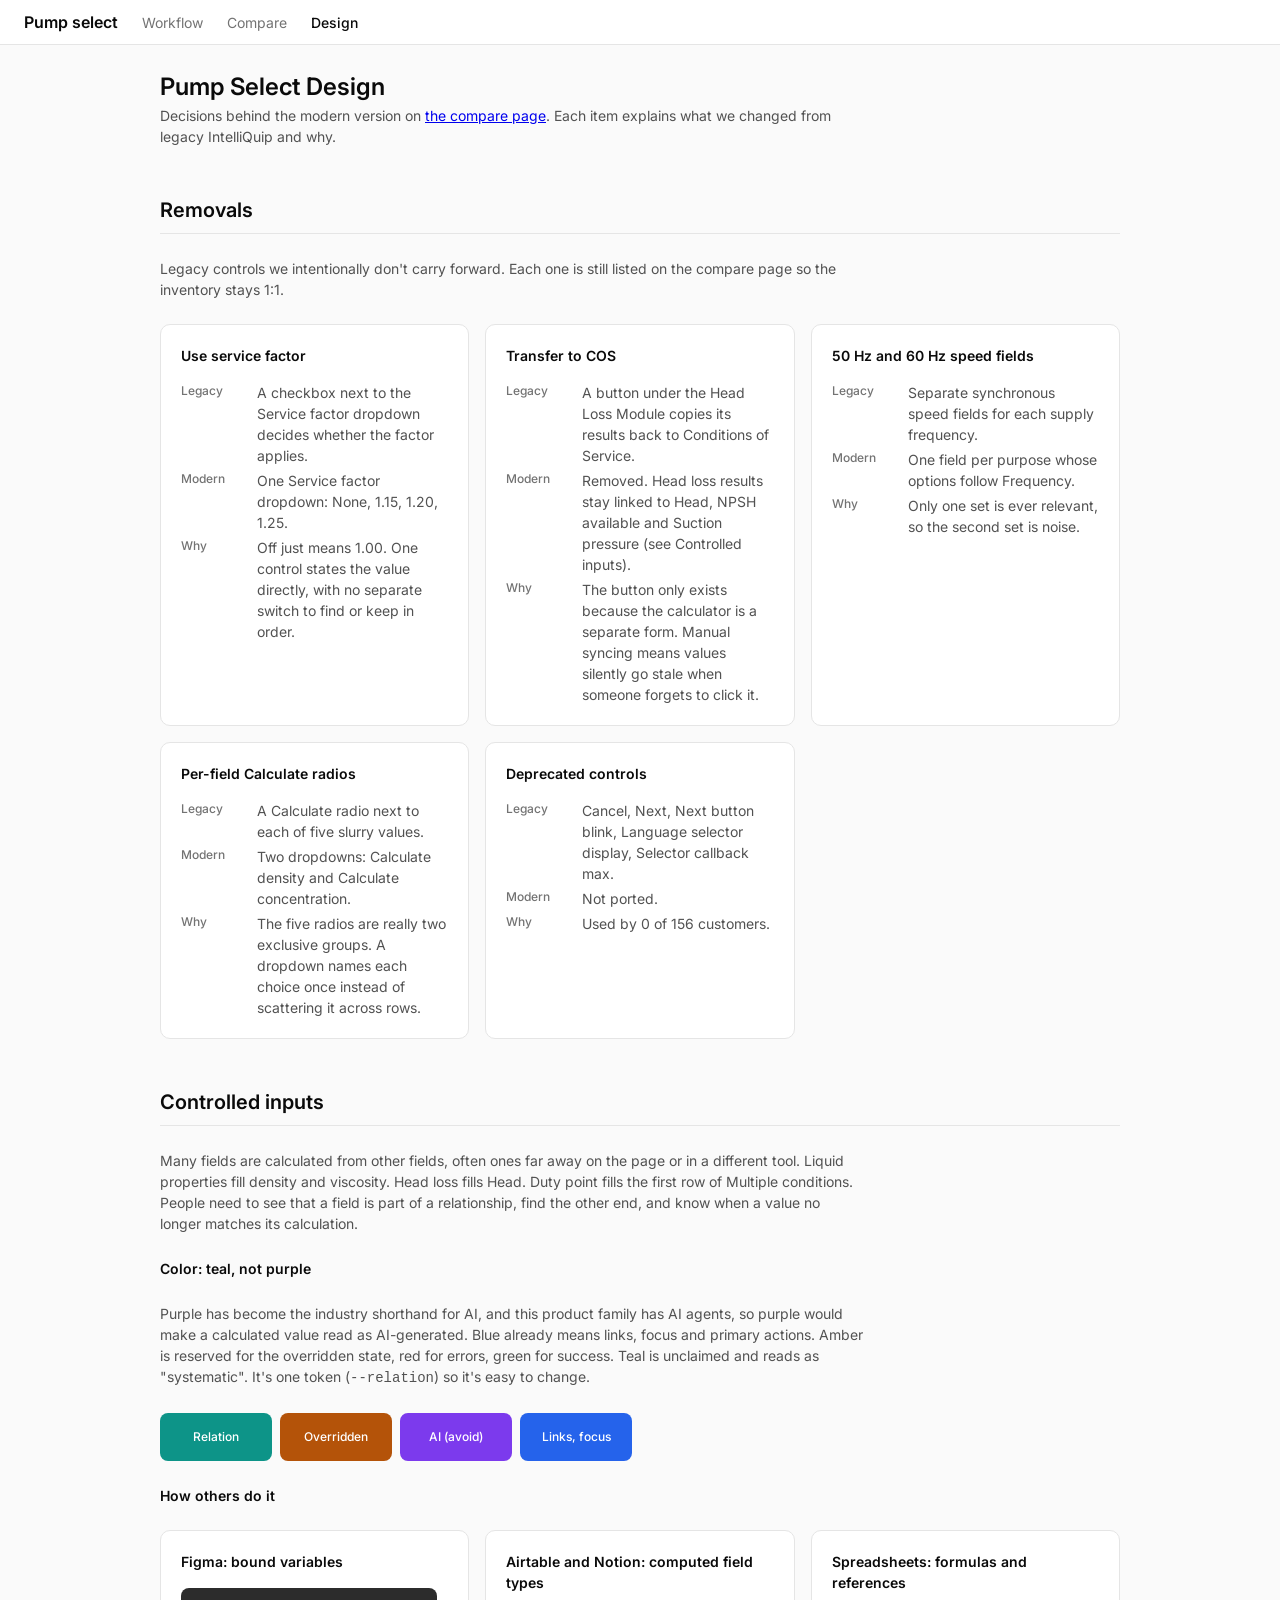
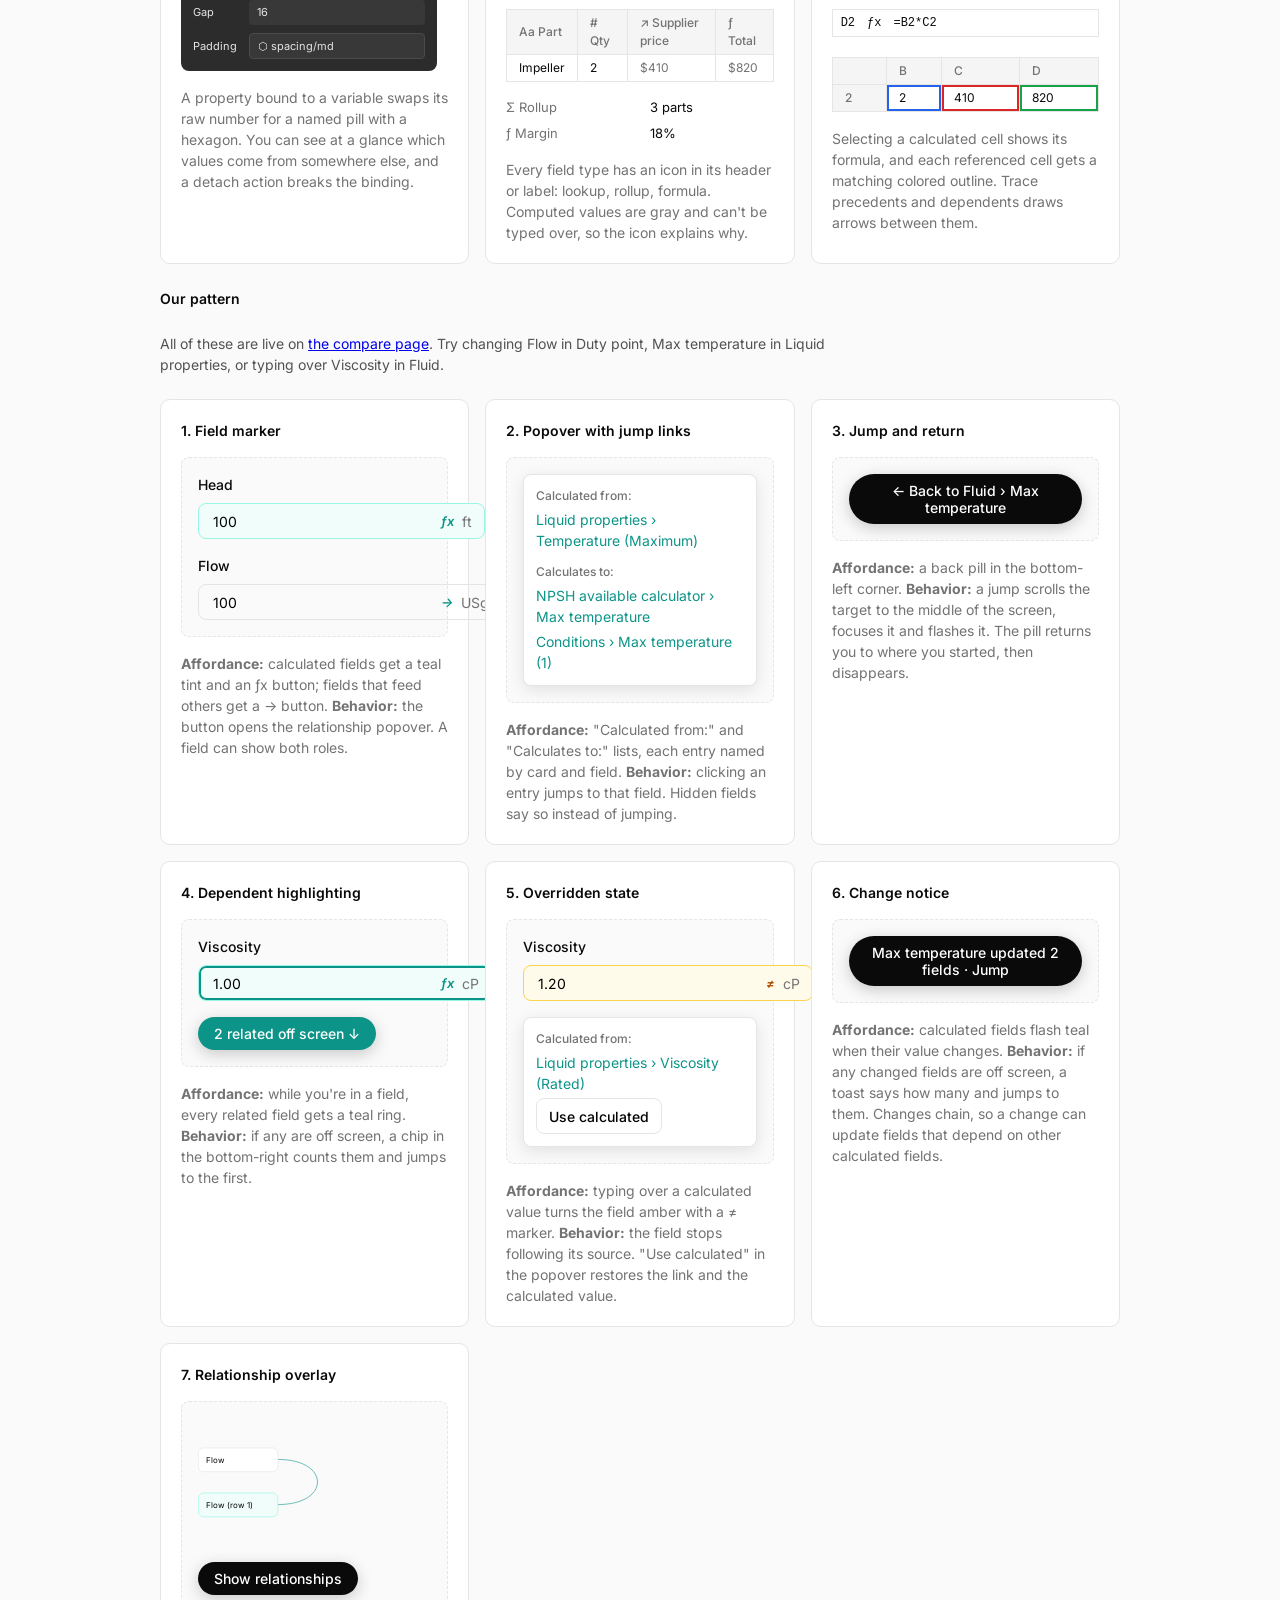
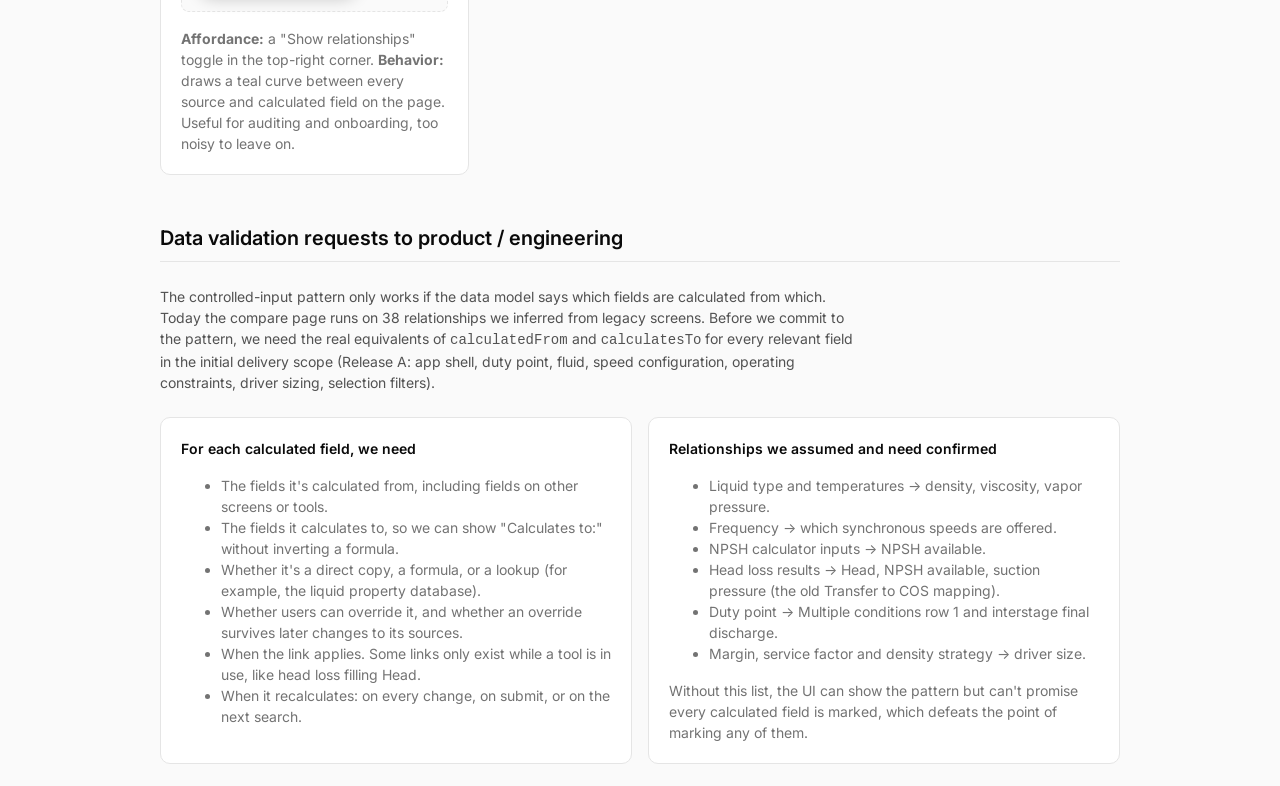
<file: design.html>
<!doctype html>
<html lang="en">
  <head>
    <meta charset="utf-8" />
    <meta name="viewport" content="width=device-width, initial-scale=1" />
    <title>Pump Select Design</title>
    <link rel="stylesheet" href="https://fonts.googleapis.com/css2?family=Inter:wght@400;500;600&display=swap" />
    <link rel="stylesheet" href="modern.css" />
    <style>
      * {
        box-sizing: border-box;
        margin: 0;
      }
      body {
        background: #fafafa;
        color: #0a0a0a;
        font-family: Inter, system-ui, sans-serif;
        font-size: 14px;
        line-height: 1.5;
        padding: 1.5rem;
      }
      main {
        display: flex;
        flex-direction: column;
        gap: 1.5rem;
        margin: 0 auto;
        max-width: 60rem;
      }
      h1 {
        font-size: 1.5rem;
        font-weight: 600;
      }
      h2 {
        border-bottom: 1px solid #e5e5e5;
        font-size: 1.25rem;
        font-weight: 600;
        margin-top: 1.5rem;
        padding-bottom: 0.5rem;
      }
      h3 {
        font-size: 14px;
        font-weight: 600;
      }
      .lede {
        color: #525252;
        max-width: 44rem;
      }
      .grid2 {
        display: grid;
        gap: 1rem;
        grid-template-columns: repeat(auto-fit, minmax(18rem, 1fr));
      }
      .pair {
        color: #525252;
        display: grid;
        gap: 0.25rem 0.75rem;
        grid-template-columns: 4rem 1fr;
      }
      .tag {
        color: #737373;
        font-size: 12px;
        font-weight: 500;
      }
      .demo {
        align-items: flex-start;
        background: #fafafa;
        border: 1px dashed #e5e5e5;
        border-radius: 0.5rem;
        display: flex;
        flex-wrap: wrap;
        gap: 1rem;
        padding: 1rem;
      }
      .inline {
        position: static;
        transform: none;
      }
      .swatches {
        display: flex;
        flex-wrap: wrap;
        gap: 0.5rem;
      }
      .swatch {
        align-items: center;
        border-radius: 0.5rem;
        color: #fff;
        display: flex;
        font-size: 12px;
        font-weight: 500;
        height: 3rem;
        justify-content: center;
        width: 7rem;
      }
      .figma {
        align-items: center;
        background: #2c2c2c;
        border-radius: 0.5rem;
        color: #e5e5e5;
        display: grid;
        font-size: 11px;
        gap: 0.5rem;
        grid-template-columns: 3rem 1fr;
        padding: 0.75rem;
        width: 16rem;
      }
      .figma-value {
        background: #383838;
        border-radius: 0.25rem;
        padding: 0.25rem 0.5rem;
      }
      .figma-bound {
        align-items: center;
        background: #383838;
        border: 1px solid #4a4a4a;
        border-radius: 0.25rem;
        display: flex;
        gap: 0.375rem;
        padding: 0.25rem 0.5rem;
      }
      .sheet {
        border-collapse: collapse;
        font-size: 12px;
      }
      .sheet td,
      .sheet th {
        border: 1px solid #e5e5e5;
        padding: 0.25rem 0.75rem;
        text-align: left;
      }
      .sheet th {
        background: #f5f5f5;
        color: #737373;
        font-weight: 500;
      }
      .muted-cell {
        color: #737373;
      }
      .ref-a {
        box-shadow: inset 0 0 0 2px #2563eb;
      }
      .ref-b {
        box-shadow: inset 0 0 0 2px #dc2626;
      }
      .ref-cell {
        box-shadow: inset 0 0 0 2px #16a34a;
      }
      .formula {
        align-items: center;
        border: 1px solid #e5e5e5;
        display: flex;
        font-family: ui-monospace, monospace;
        font-size: 12px;
        gap: 0.75rem;
        margin-bottom: 0.25rem;
        padding: 0.25rem 0.5rem;
      }
      .notion {
        display: grid;
        font-size: 13px;
        gap: 0.375rem 1rem;
        grid-template-columns: 8rem 1fr;
      }
      .notion-key {
        color: #737373;
      }
      .mini {
        height: 8rem;
        width: 22rem;
      }
    </style>
    <link rel="stylesheet" href="nav.css" />
  </head>
  <body>
    <header id="topbar"><strong>Pump select</strong><a href="index.html">Workflow</a><a href="compare.html">Compare</a><span aria-current="page">Design</span></header>
    <main>
      <header>
        <h1>Pump Select Design</h1>
        <p class="lede">Decisions behind the modern version on <a href="compare.html">the compare page</a>. Each item explains what we changed from legacy IntelliQuip and why.</p>
      </header>

      <h2>Removals</h2>
      <p class="lede">Legacy controls we intentionally don't carry forward. Each one is still listed on the compare page so the inventory stays 1:1.</p>
      <div class="grid2">
        <div class="card">
          <h3>Use service factor</h3>
          <div class="pair"><span class="tag">Legacy</span><span>A checkbox next to the Service factor dropdown decides whether the factor applies.</span><span class="tag">Modern</span><span>One Service factor dropdown: None, 1.15, 1.20, 1.25.</span><span class="tag">Why</span><span>Off just means 1.00. One control states the value directly, with no separate switch to find or keep in order.</span></div>
        </div>
        <div class="card">
          <h3>Transfer to COS</h3>
          <div class="pair"><span class="tag">Legacy</span><span>A button under the Head Loss Module copies its results back to Conditions of Service.</span><span class="tag">Modern</span><span>Removed. Head loss results stay linked to Head, NPSH available and Suction pressure (see Controlled inputs).</span><span class="tag">Why</span><span>The button only exists because the calculator is a separate form. Manual syncing means values silently go stale when someone forgets to click it.</span></div>
        </div>
        <div class="card">
          <h3>50 Hz and 60 Hz speed fields</h3>
          <div class="pair"><span class="tag">Legacy</span><span>Separate synchronous speed fields for each supply frequency.</span><span class="tag">Modern</span><span>One field per purpose whose options follow Frequency.</span><span class="tag">Why</span><span>Only one set is ever relevant, so the second set is noise.</span></div>
        </div>
        <div class="card">
          <h3>Per-field Calculate radios</h3>
          <div class="pair"><span class="tag">Legacy</span><span>A Calculate radio next to each of five slurry values.</span><span class="tag">Modern</span><span>Two dropdowns: Calculate density and Calculate concentration.</span><span class="tag">Why</span><span>The five radios are really two exclusive groups. A dropdown names each choice once instead of scattering it across rows.</span></div>
        </div>
        <div class="card">
          <h3>Deprecated controls</h3>
          <div class="pair"><span class="tag">Legacy</span><span>Cancel, Next, Next button blink, Language selector display, Selector callback max.</span><span class="tag">Modern</span><span>Not ported.</span><span class="tag">Why</span><span>Used by 0 of 156 customers.</span></div>
        </div>
      </div>

      <h2>Controlled inputs</h2>
      <p class="lede">Many fields are calculated from other fields, often ones far away on the page or in a different tool. Liquid properties fill density and viscosity. Head loss fills Head. Duty point fills the first row of Multiple conditions. People need to see that a field is part of a relationship, find the other end, and know when a value no longer matches its calculation.</p>

      <h3>Color: teal, not purple</h3>
      <p class="lede">Purple has become the industry shorthand for AI, and this product family has AI agents, so purple would make a calculated value read as AI-generated. Blue already means links, focus and primary actions. Amber is reserved for the overridden state, red for errors, green for success. Teal is unclaimed and reads as "systematic". It's one token (<code>--relation</code>) so it's easy to change.</p>
      <div class="swatches">
        <div class="swatch" style="background: #0d9488">Relation</div>
        <div class="swatch" style="background: #b45309">Overridden</div>
        <div class="swatch" style="background: #7c3aed">AI (avoid)</div>
        <div class="swatch" style="background: #2563eb">Links, focus</div>
      </div>

      <h3>How others do it</h3>
      <div class="grid2">
        <div class="card">
          <h3>Figma: bound variables</h3>
          <div class="figma"><span>Gap</span><span class="figma-value">16</span><span>Padding</span><span class="figma-bound">⬡ spacing/md</span></div>
          <p class="muted">A property bound to a variable swaps its raw number for a named pill with a hexagon. You can see at a glance which values come from somewhere else, and a detach action breaks the binding.</p>
        </div>
        <div class="card">
          <h3>Airtable and Notion: computed field types</h3>
          <table class="sheet"><tr><th>Aa Part</th><th># Qty</th><th>↗ Supplier price</th><th>ƒ Total</th></tr><tr><td>Impeller</td><td>2</td><td class="muted-cell">$410</td><td class="muted-cell">$820</td></tr></table>
          <div class="notion"><span class="notion-key">Σ Rollup</span><span>3 parts</span><span class="notion-key">ƒ Margin</span><span>18%</span></div>
          <p class="muted">Every field type has an icon in its header or label: lookup, rollup, formula. Computed values are gray and can't be typed over, so the icon explains why.</p>
        </div>
        <div class="card">
          <h3>Spreadsheets: formulas and references</h3>
          <div class="formula"><span>D2</span><span>ƒx</span><span>=B2*C2</span></div>
          <table class="sheet"><tr><th></th><th>B</th><th>C</th><th>D</th></tr><tr><th>2</th><td class="ref-a">2</td><td class="ref-b">410</td><td class="ref-cell">820</td></tr></table>
          <p class="muted">Selecting a calculated cell shows its formula, and each referenced cell gets a matching colored outline. Trace precedents and dependents draws arrows between them.</p>
        </div>
      </div>

      <h3>Our pattern</h3>
      <p class="lede">All of these are live on <a href="compare.html">the compare page</a>. Try changing Flow in Duty point, Max temperature in Liquid properties, or typing over Viscosity in Fluid.</p>
      <div class="grid2">
        <div class="card">
          <h3>1. Field marker</h3>
          <div class="demo">
            <label class="field">Head<span class="control derived"><input value="100" /><button class="relation" type="button">ƒx</button><span class="unit">ft</span></span></label>
            <label class="field">Flow<span class="control"><input value="100" /><button class="relation" type="button">→</button><span class="unit">USgpm</span></span></label>
          </div>
          <p class="muted"><strong>Affordance:</strong> calculated fields get a teal tint and an ƒx button; fields that feed others get a → button. <strong>Behavior:</strong> the button opens the relationship popover. A field can show both roles.</p>
        </div>
        <div class="card">
          <h3>2. Popover with jump links</h3>
          <div class="demo">
            <div class="popover inline"><p class="popover-title">Calculated from:</p><button class="popover-link">Liquid properties › Temperature (Maximum)</button><p class="popover-title">Calculates to:</p><button class="popover-link">NPSH available calculator › Max temperature</button><button class="popover-link">Conditions › Max temperature (1)</button></div>
          </div>
          <p class="muted"><strong>Affordance:</strong> "Calculated from:" and "Calculates to:" lists, each entry named by card and field. <strong>Behavior:</strong> clicking an entry jumps to that field. Hidden fields say so instead of jumping.</p>
        </div>
        <div class="card">
          <h3>3. Jump and return</h3>
          <div class="demo"><button class="pill back inline">← Back to Fluid › Max temperature</button></div>
          <p class="muted"><strong>Affordance:</strong> a back pill in the bottom-left corner. <strong>Behavior:</strong> a jump scrolls the target to the middle of the screen, focuses it and flashes it. The pill returns you to where you started, then disappears.</p>
        </div>
        <div class="card">
          <h3>4. Dependent highlighting</h3>
          <div class="demo">
            <label class="field">Viscosity<span class="control derived related"><input value="1.00" /><button class="relation" type="button">ƒx</button><span class="unit">cP</span></span></label>
            <button class="pill chip inline">2 related off screen ↓</button>
          </div>
          <p class="muted"><strong>Affordance:</strong> while you're in a field, every related field gets a teal ring. <strong>Behavior:</strong> if any are off screen, a chip in the bottom-right counts them and jumps to the first.</p>
        </div>
        <div class="card">
          <h3>5. Overridden state</h3>
          <div class="demo">
            <label class="field">Viscosity<span class="control overridden"><input value="1.20" /><button class="relation relation-override" type="button">≠</button><span class="unit">cP</span></span></label>
            <div class="popover inline"><p class="popover-title">Calculated from:</p><button class="popover-link">Liquid properties › Viscosity (Rated)</button><button class="button">Use calculated</button></div>
          </div>
          <p class="muted"><strong>Affordance:</strong> typing over a calculated value turns the field amber with a ≠ marker. <strong>Behavior:</strong> the field stops following its source. "Use calculated" in the popover restores the link and the calculated value.</p>
        </div>
        <div class="card">
          <h3>6. Change notice</h3>
          <div class="demo"><button class="pill toast inline">Max temperature updated 2 fields · Jump</button></div>
          <p class="muted"><strong>Affordance:</strong> calculated fields flash teal when their value changes. <strong>Behavior:</strong> if any changed fields are off screen, a toast says how many and jumps to them. Changes chain, so a change can update fields that depend on other calculated fields.</p>
        </div>
        <div class="card">
          <h3>7. Relationship overlay</h3>
          <div class="demo">
            <svg class="mini" viewBox="0 0 352 128"><rect x="0.5" y="12.5" width="120" height="36" rx="8" fill="#fff" stroke="#e5e5e5" /><rect x="0.5" y="80.5" width="120" height="36" rx="8" fill="#f0fdfa" stroke="#99f6e4" /><path class="overlay-path" d="M121 30 C200 30 200 98 121 98" /><text x="12" y="35" font-size="12">Flow</text><text x="12" y="103" font-size="12">Flow (row 1)</text></svg>
            <button class="pill overlay-toggle inline">Show relationships</button>
          </div>
          <p class="muted"><strong>Affordance:</strong> a "Show relationships" toggle in the top-right corner. <strong>Behavior:</strong> draws a teal curve between every source and calculated field on the page. Useful for auditing and onboarding, too noisy to leave on.</p>
        </div>
      </div>

      <h2>Data validation requests to product / engineering</h2>
      <p class="lede">The controlled-input pattern only works if the data model says which fields are calculated from which. Today the compare page runs on 38 relationships we inferred from legacy screens. Before we commit to the pattern, we need the real equivalents of <code>calculatedFrom</code> and <code>calculatesTo</code> for every relevant field in the initial delivery scope (Release A: app shell, duty point, fluid, speed configuration, operating constraints, driver sizing, selection filters).</p>
      <div class="grid2">
        <div class="card">
          <h3>For each calculated field, we need</h3>
          <ul class="muted">
            <li>The fields it's calculated from, including fields on other screens or tools.</li>
            <li>The fields it calculates to, so we can show "Calculates to:" without inverting a formula.</li>
            <li>Whether it's a direct copy, a formula, or a lookup (for example, the liquid property database).</li>
            <li>Whether users can override it, and whether an override survives later changes to its sources.</li>
            <li>When the link applies. Some links only exist while a tool is in use, like head loss filling Head.</li>
            <li>When it recalculates: on every change, on submit, or on the next search.</li>
          </ul>
        </div>
        <div class="card">
          <h3>Relationships we assumed and need confirmed</h3>
          <ul class="muted">
            <li>Liquid type and temperatures → density, viscosity, vapor pressure.</li>
            <li>Frequency → which synchronous speeds are offered.</li>
            <li>NPSH calculator inputs → NPSH available.</li>
            <li>Head loss results → Head, NPSH available, suction pressure (the old Transfer to COS mapping).</li>
            <li>Duty point → Multiple conditions row 1 and interstage final discharge.</li>
            <li>Margin, service factor and density strategy → driver size.</li>
          </ul>
          <p class="muted">Without this list, the UI can show the pattern but can't promise every calculated field is marked, which defeats the point of marking any of them.</p>
        </div>
      </div>
    </main>
  </body>
</html>
</file>
<file: shared.css>
:root {
  --color-border: #e2e0db;
  --color-edge: #b1b1b7;
  --color-muted: #666;
  --color-text: #222;
}
* {
  box-sizing: border-box;
  margin: 0;
}
body {
  color: var(--color-text);
  display: flex;
  font-family: system-ui, sans-serif;
  font-size: 13px;
  justify-content: center;
  padding: 1.5rem;
}
main {
  display: flex;
  flex: 1;
  flex-direction: column;
  gap: 2rem;
  max-width: 80rem;
  min-width: 0;
}
h1 {
  font-size: 1.25rem;
  font-weight: 600;
}
header {
  display: flex;
  flex-direction: column;
  gap: 0.25rem;
}
header p {
  color: var(--color-muted);
}
h2 {
  font-size: 1rem;
  font-weight: 600;
  padding-bottom: 0.5rem;
}
pre {
  background: #f8f8f6;
  border-radius: 4px;
  font-family: ui-monospace, monospace;
  font-size: 12px;
  line-height: 18px;
  overflow-x: auto;
  padding: 0.5rem;
}
aside {
  display: flex;
  flex-direction: column;
  gap: 0.5rem;
}
.card {
  border: 1px solid var(--color-border);
  border-radius: 4px;
  display: flex;
  flex-direction: column;
  gap: 0.5rem;
  padding: 0.75rem;
}
.card h3 {
  font-size: 1rem;
  font-weight: 600;
}
.card p {
  color: var(--color-muted);
}
ul {
  list-style: none;
  padding: 0;
}
li {
  line-height: 20px;
}
li strong {
  font-weight: 600;
}
.clickable {
  cursor: pointer;
}
.edge {
  fill: none;
  stroke: var(--color-edge);
}
.edge-label {
  dominant-baseline: central;
  font-size: 10px;
  paint-order: stroke;
  stroke: #fff;
  stroke-linejoin: round;
  stroke-width: 6px;
  text-anchor: middle;
}
.handle {
  fill: var(--color-text);
}
.node-box {
  stroke: var(--color-border);
}
.node-icon {
  opacity: 0.5;
  position: absolute;
  right: 8px;
  top: 8px;
}
.node-label {
  display: flex;
  font-size: 13px;
  height: 48px;
  line-height: 1rem;
  padding: 0.5rem 1.25rem 0.5rem 0.75rem;
  position: relative;
  width: 10rem;
}
.flow {
  display: flex;
  gap: 2rem;
}
.flow-main {
  flex: 1;
  min-width: 35rem;
}
.flow-side {
  flex: 1 1 24rem;
  max-width: 24rem;
  overflow: hidden;
}
.selected {
  stroke: var(--color-text);
}
</file>
<file: nav.css>
#topbar {
  align-items: baseline;
  background: #fff;
  border-bottom: 1px solid #e5e5e5;
  display: flex;
  flex-direction: row;
  font: 14px Inter, system-ui, sans-serif;
  gap: 1.5rem;
  margin: -1.5rem -1.5rem 0;
  padding: 0.75rem 1.5rem;
}
#topbar + main {
  margin: 1.5rem auto 0;
}
#topbar strong {
  font-size: 1rem;
  font-weight: 600;
}
#topbar a {
  color: #737373;
  text-decoration: none;
}
#topbar a:hover {
  color: #0a0a0a;
}
[aria-current='page'] {
  color: #0a0a0a;
  font-weight: 500;
}
</file>
<file: modern.css>
[hidden] {
  display: none !important;
}
.card {
  background: #fff;
  border: 1px solid #e5e5e5;
  border-radius: 0.625rem;
  display: flex;
  flex-direction: column;
  gap: 1rem;
  min-width: 0;
  padding: 1.25rem;
}
.card h3 {
  font-size: 14px;
  font-weight: 600;
}
.fields {
  display: grid;
  gap: 1rem;
  grid-template-columns: repeat(2, minmax(0, 1fr));
}
.field {
  display: flex;
  flex-direction: column;
  font-size: 14px;
  font-weight: 500;
  gap: 0.5rem;
}
.control {
  align-items: center;
  border: 1px solid #e5e5e5;
  border-radius: 0.5rem;
  display: flex;
  height: 2.25rem;
  padding: 0 0.75rem;
}
.control:focus-within {
  border-color: #a1a1a1;
  box-shadow: inset 0 0 0 2px rgb(161 161 161 / 50%);
}
.control input,
.control select {
  background: none;
  border: 0;
  flex: 1;
  font: inherit;
  font-weight: 400;
  min-width: 0;
  outline: none;
}
.static {
  background: #f5f5f5;
  font-weight: 400;
}
.toggle {
  align-items: center;
  align-self: end;
  flex-direction: row;
  font-weight: 400;
  height: 2.25rem;
}
.switch {
  appearance: none;
  background: #e5e5e5;
  border-radius: 9999px;
  flex-shrink: 0;
  height: 18px;
  position: relative;
  width: 32px;
}
.switch::before {
  background: #fff;
  border-radius: 50%;
  content: '';
  height: 14px;
  left: 2px;
  position: absolute;
  top: 2px;
  transition: transform 0.15s;
  width: 14px;
}
.switch:checked {
  background: #171717;
}
.switch:checked::before {
  transform: translateX(14px);
}
.switch:focus-visible,
.radio:focus-visible,
.check:focus-visible,
.button:focus-visible,
.remove:focus-visible {
  outline: 2px solid rgb(161 161 161 / 50%);
  outline-offset: -2px;
}
.check {
  accent-color: #171717;
  flex-shrink: 0;
  height: 16px;
  width: 16px;
}
.buttons {
  display: flex;
  flex-wrap: wrap;
  gap: 0.5rem;
}
.muted {
  color: #737373;
  font-size: 14px;
}
.radio {
  accent-color: #171717;
}
.unit {
  color: #737373;
  font-weight: 400;
  padding-left: 0.25rem;
}
.scroll {
  overflow-x: auto;
}
.table {
  border-collapse: collapse;
  font-size: 14px;
}
.table th {
  color: #737373;
  font-size: 12px;
  font-weight: 500;
  padding: 0 0.5rem 0.5rem 0;
  text-align: left;
  white-space: nowrap;
}
.table td {
  padding: 0 0.5rem 0.5rem 0;
  white-space: nowrap;
}
.table .control {
  min-width: 7rem;
}
.remove {
  background: none;
  border: 0;
  border-radius: 0.5rem;
  color: #737373;
  cursor: pointer;
  font-size: 1.25rem;
  height: 2.25rem;
  width: 2.25rem;
}
.remove:hover {
  background: #f5f5f5;
  color: #0a0a0a;
}
.button {
  align-self: start;
  background: #fff;
  border: 1px solid #e5e5e5;
  border-radius: 0.5rem;
  cursor: pointer;
  font: inherit;
  font-size: 14px;
  font-weight: 500;
  height: 2.25rem;
  padding: 0 0.75rem;
}
:root {
  --override: #b45309;
  --override-bg: #fffbeb;
  --override-border: #fcd34d;
  --relation: #0d9488;
  --relation-bg: #f0fdfa;
  --relation-border: #99f6e4;
}
.derived {
  background: var(--relation-bg);
  border-color: var(--relation-border);
}
.overridden {
  background: var(--override-bg);
  border-color: var(--override-border);
}
.related {
  box-shadow: inset 0 0 0 2px var(--relation);
}
.flash {
  animation: flash 1.5s ease-out;
}
@keyframes flash {
  from {
    background: #99f6e4;
  }
}
.relation {
  background: none;
  border: 0;
  border-radius: 0.25rem;
  color: var(--relation);
  cursor: pointer;
  flex-shrink: 0;
  font: italic 600 13px Inter, system-ui, sans-serif;
  margin-left: 0.25rem;
  padding: 0 0.25rem;
}
.relation:hover {
  background: var(--relation-bg);
}
.relation:focus-visible {
  outline: 2px solid var(--relation);
  outline-offset: -2px;
}
.relation-override {
  color: var(--override);
}
.popover {
  background: #fff;
  border: 1px solid #e5e5e5;
  border-radius: 0.5rem;
  box-shadow: 0 4px 16px rgb(0 0 0 / 10%);
  display: flex;
  flex-direction: column;
  font-size: 14px;
  gap: 0.25rem;
  max-width: 20rem;
  padding: 0.75rem;
  position: absolute;
  z-index: 10;
}
.popover-title {
  color: #737373;
  font-size: 12px;
  font-weight: 500;
}
.popover-title + .popover-title,
.popover-link + .popover-title {
  margin-top: 0.5rem;
}
.popover-link {
  background: none;
  border: 0;
  color: var(--relation);
  cursor: pointer;
  font: inherit;
  padding: 0;
  text-align: left;
}
.popover-link:hover {
  text-decoration: underline;
}
.pill {
  background: #0a0a0a;
  border: 0;
  border-radius: 9999px;
  bottom: 1.5rem;
  box-shadow: 0 4px 16px rgb(0 0 0 / 20%);
  color: #fff;
  cursor: pointer;
  font: 500 14px Inter, system-ui, sans-serif;
  padding: 0.5rem 1rem;
  position: fixed;
  z-index: 20;
}
.back {
  left: 1.5rem;
}
.chip {
  background: var(--relation);
  right: 1.5rem;
}
.toast {
  left: 50%;
  transform: translateX(-50%);
}
.overlay-toggle {
  bottom: auto;
  right: 1.5rem;
  top: 1.5rem;
}
.overlay {
  left: 0;
  pointer-events: none;
  position: absolute;
  top: 0;
  z-index: 5;
}
.overlay-path {
  fill: none;
  opacity: 0.6;
  stroke: var(--relation);
  stroke-width: 1.5;
}
</file>
